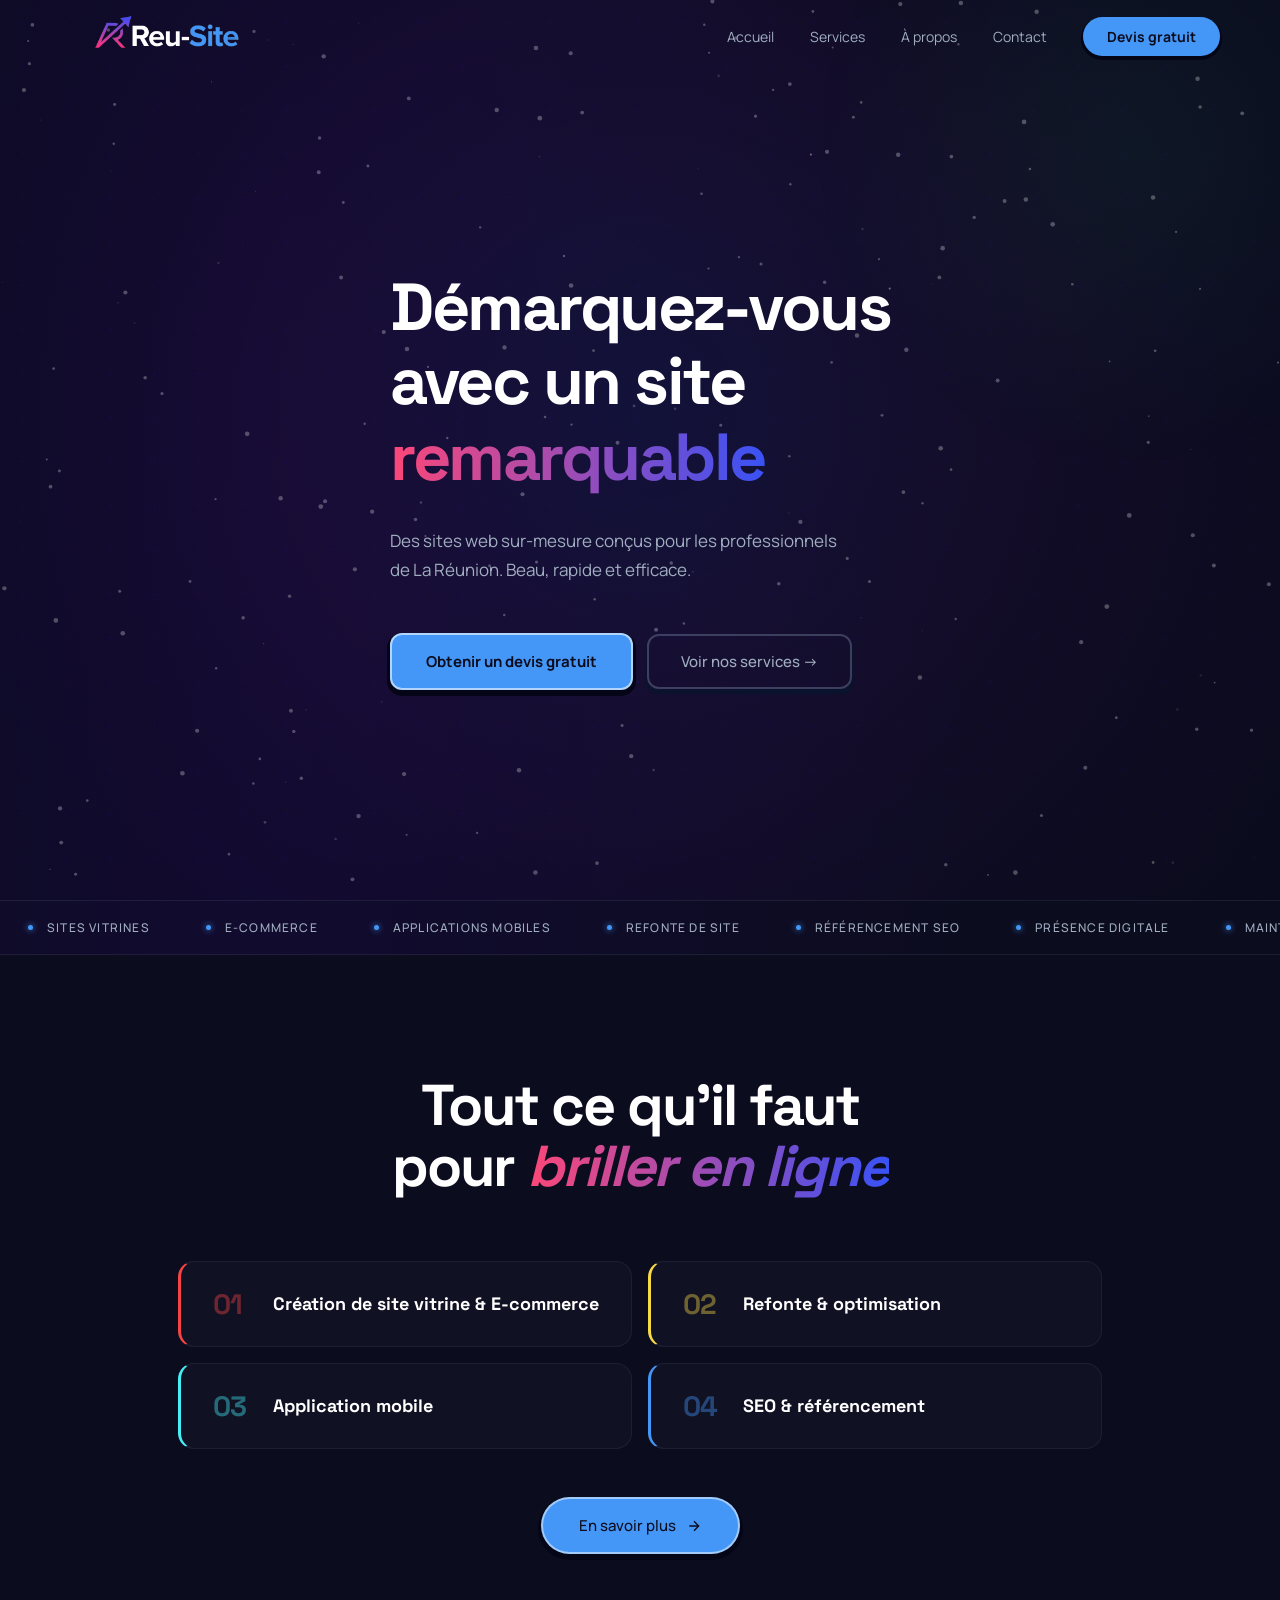
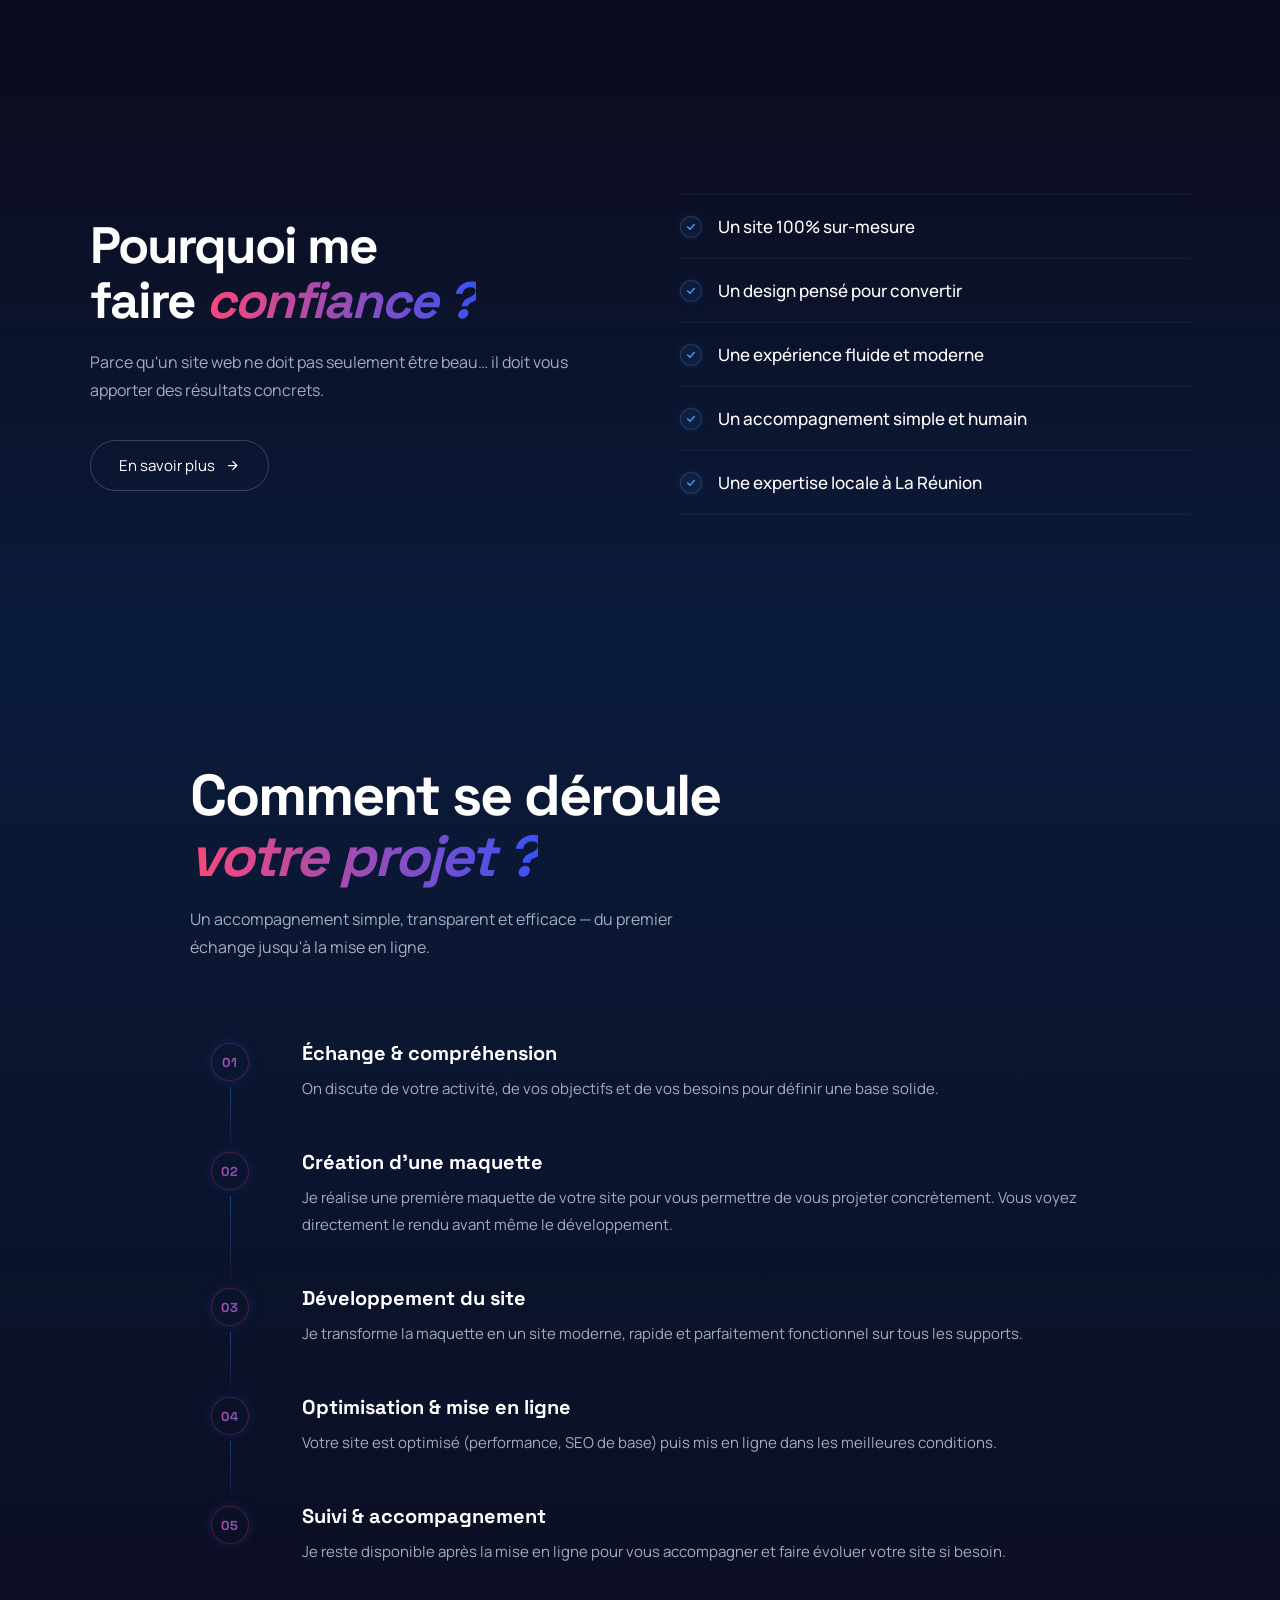
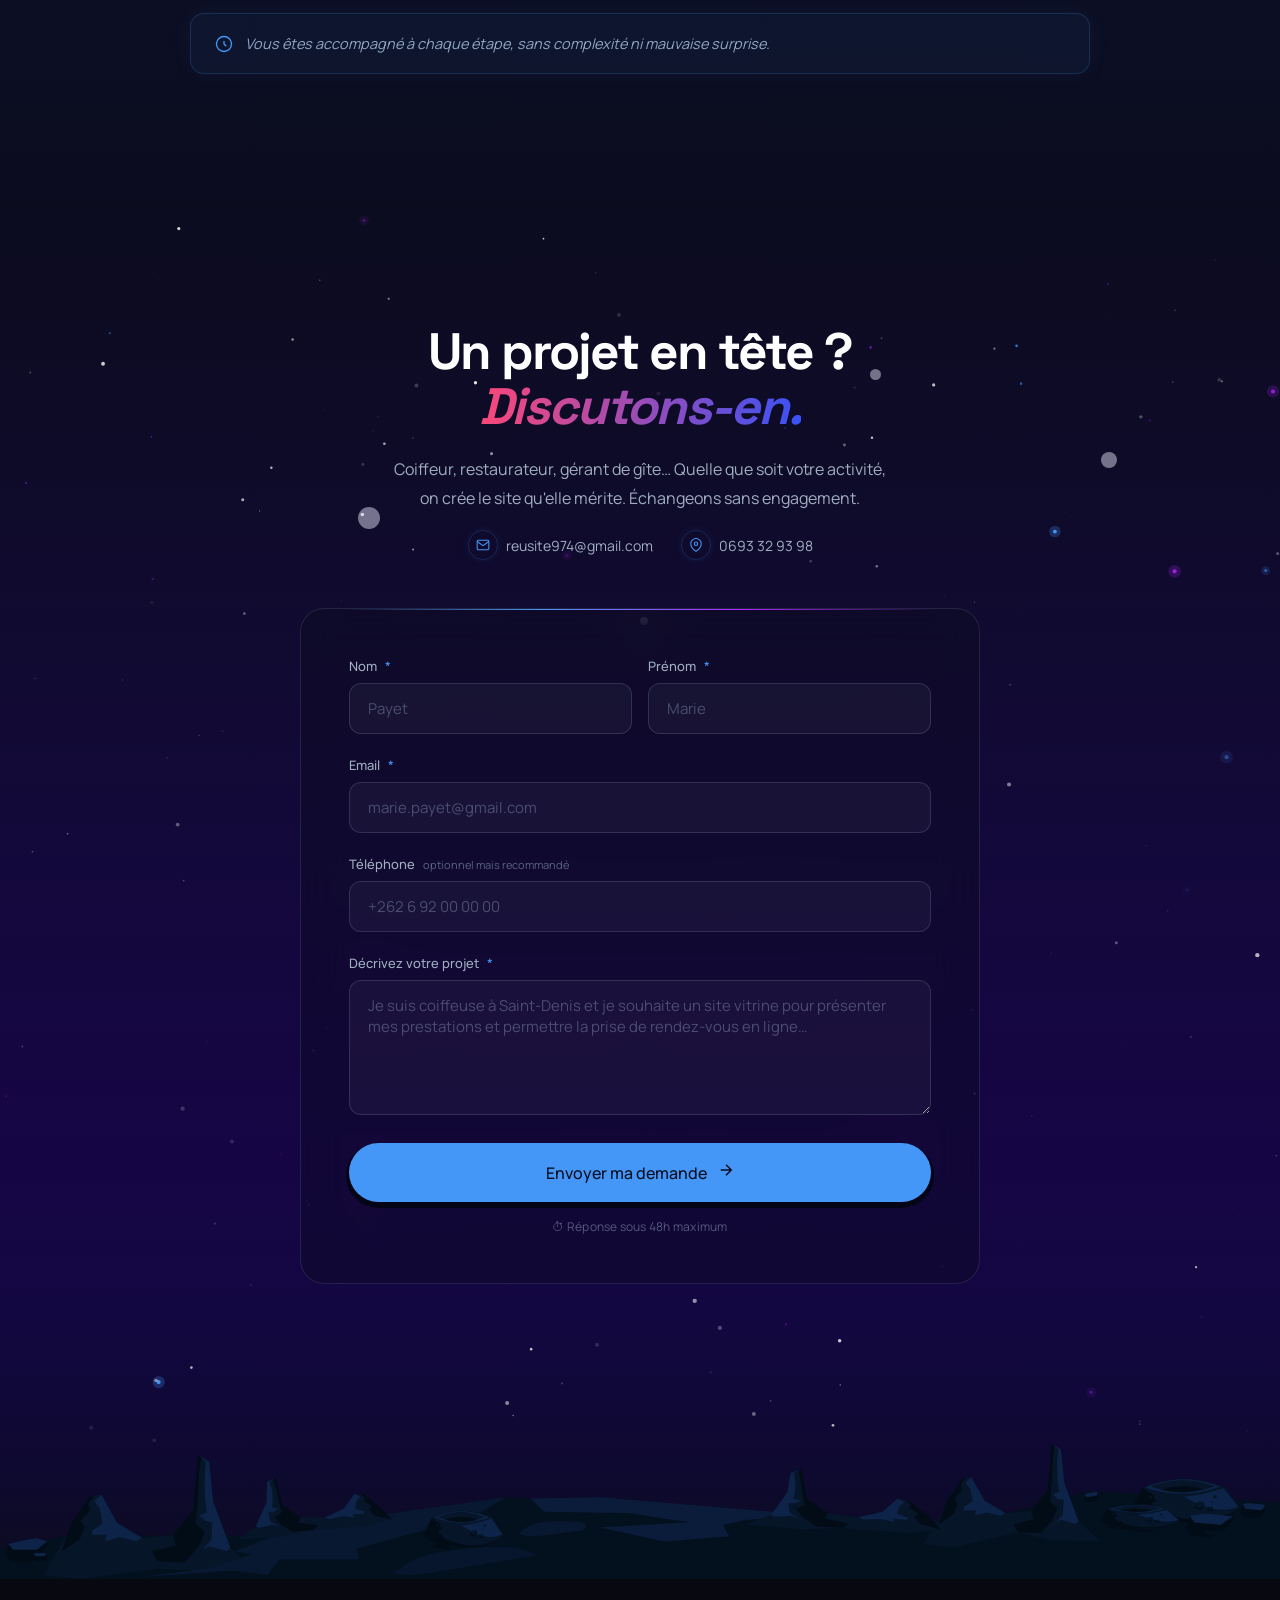
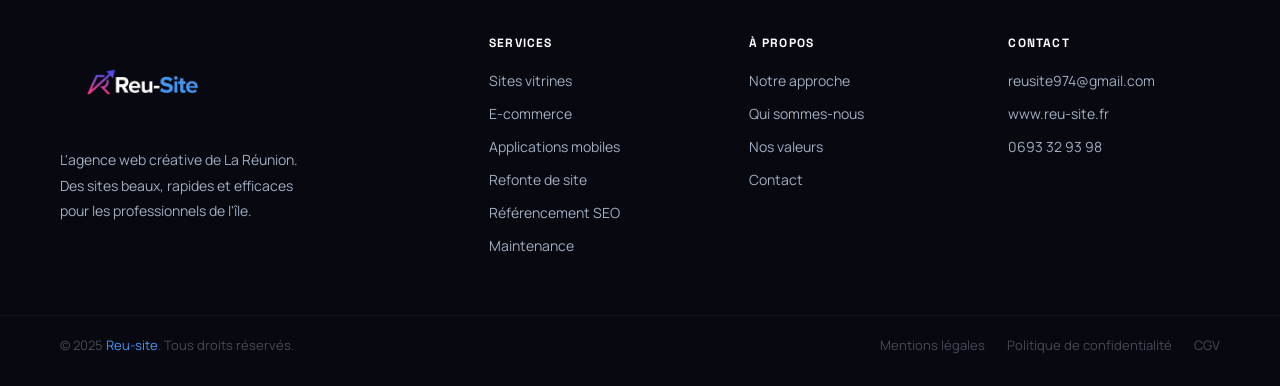
<file: index.html>
<!DOCTYPE html>
<html lang="fr">
<head>
  <meta charset="UTF-8">
  <meta name="viewport" content="width=device-width, initial-scale=1.0">
  <title>Reu-site — Agence Web La Réunion</title>
  <link rel="preconnect" href="https://fonts.googleapis.com">
  <link rel="preconnect" href="https://fonts.gstatic.com" crossorigin>
  <link href="https://fonts.googleapis.com/css2?family=Space+Grotesk:wght@400;500;600;700&family=Manrope:ital,wght@0,300;0,400;0,500;0,600;0,700;1,400&display=swap" rel="stylesheet">
  <link rel="stylesheet" href="style.css">
</head>
<body>

<div class="glow-tr"></div>

<!-- ══ NAV ══ -->
<nav id="nav">
  <a href="#">
    <img id="logo-nav" class="logo-img" src="images/logo.png" alt="Reu-site">
  </a>
  <ul class="nav-links">
    <li><a href="#hero" class="hide-sm">Accueil</a></li>
    <li><a href="services.html" class="hide-sm">Services</a></li>
    <li><a href="about.html" class="hide-sm">À propos</a></li>
    <li><a href="#contact">Contact</a></li>
    <li><a href="#contact" class="nav-cta">Devis gratuit</a></li>
  </ul>
  <button class="hamburger" id="hamburger" aria-label="Menu" aria-expanded="false">
    <span></span><span></span><span></span>
  </button>
</nav>

<!-- ══ MOBILE MENU ══ -->
<div class="mobile-menu" id="mobile-menu" aria-hidden="true">
  <button class="mobile-menu-close" id="mobile-menu-close" aria-label="Fermer le menu">
    <svg width="24" height="24" viewBox="0 0 24 24" fill="none" stroke="currentColor" stroke-width="2" stroke-linecap="round"><line x1="18" y1="6" x2="6" y2="18"/><line x1="6" y1="6" x2="18" y2="18"/></svg>
  </button>
  <ul class="mobile-menu-links">
    <li><a href="#hero">Accueil</a></li>
    <li><a href="services.html">Services</a></li>
    <li><a href="about.html">À propos</a></li>
    <li><a href="#contact">Contact</a></li>
    <li><a href="#contact" class="mobile-menu-cta">Devis gratuit</a></li>
  </ul>
</div>

<!-- ══ HERO ══ -->
<section class="hero" id="hero">
  <!-- Particle canvas background -->
  <canvas id="hero-canvas"></canvas>

  <!-- Content above canvas -->
  <div class="hero-inner">
    <div class="hero-content">

      <h1>
        <span class="word" style="animation-delay:.3s">Démarquez-vous</span><br>
        <span class="word" style="animation-delay:.42s">avec un site</span><br>
        <span class="hero-rotating-wrap" id="hero-rotating-wrap" aria-live="polite">
          <span class="hero-rotating-text" id="hero-rotating-text"></span>
        </span>
      </h1>
      <p class="hero-sub">Des sites web sur-mesure conçus pour les professionnels<br>de La Réunion. Beau, rapide et efficace.</p>
      <div class="hero-actions">
        <a href="#contact" class="btn-main">Obtenir un devis gratuit</a>
        <a href="services.html" class="btn-ghost">Voir nos services →</a>
      </div>
    </div>
  </div>


</section>

<!-- ══ MARQUEE ══ -->
<div class="marquee-wrap">
  <div class="marquee-track">
    <div class="mitem"><div class="mdot"></div>Sites vitrines</div>
    <div class="mitem"><div class="mdot"></div>E-commerce</div>
    <div class="mitem"><div class="mdot"></div>Applications mobiles</div>
    <div class="mitem"><div class="mdot"></div>Refonte de site</div>
    <div class="mitem"><div class="mdot"></div>Référencement SEO</div>
    <div class="mitem"><div class="mdot"></div>Présence digitale</div>
    <div class="mitem"><div class="mdot"></div>Maintenance</div>
    <div class="mitem"><div class="mdot"></div>Sites vitrines</div>
    <div class="mitem"><div class="mdot"></div>E-commerce</div>
    <div class="mitem"><div class="mdot"></div>Applications mobiles</div>
    <div class="mitem"><div class="mdot"></div>Refonte de site</div>
    <div class="mitem"><div class="mdot"></div>Référencement SEO</div>
    <div class="mitem"><div class="mdot"></div>Présence digitale</div>
    <div class="mitem"><div class="mdot"></div>Maintenance</div>
  </div>
</div>

<!-- ══ SERVICES TEASER ══ -->
<section class="srv-teaser-section" id="services">
  <div class="srv-teaser-inner">

    <div class="srv-teaser-header">
      <h2 class="srv-teaser-title">Tout ce qu'il faut<br>pour <em>briller en ligne</em></h2>
    </div>

    <div class="srv-teaser-grid">

      <div class="srv-teaser-card" data-srv-card style="--c:rgba(246,68,68,1);">
        <div class="srv-teaser-num">01</div>
        <div class="srv-teaser-name">Création de site vitrine &amp; E-commerce</div>
      </div>

      <div class="srv-teaser-card" data-srv-card style="--c:rgba(246,219,68,1);">
        <div class="srv-teaser-num">02</div>
        <div class="srv-teaser-name">Refonte &amp; optimisation</div>
      </div>

      <div class="srv-teaser-card" data-srv-card style="--c:rgba(68,240,246,1);">
        <div class="srv-teaser-num">03</div>
        <div class="srv-teaser-name">Application mobile</div>
      </div>

      <div class="srv-teaser-card" data-srv-card style="--c:rgba(68,151,246,1);">
        <div class="srv-teaser-num">04</div>
        <div class="srv-teaser-name">SEO &amp; référencement</div>
      </div>

    </div>

    <div class="srv-teaser-cta">
      <a href="services.html" class="srv-teaser-btn">
        En savoir plus
        <svg width="16" height="16" viewBox="0 0 24 24" fill="none" stroke="currentColor" stroke-width="2"><path d="M5 12h14M12 5l7 7-7 7"/></svg>
      </a>
    </div>

  </div>
</section>


<!-- ══ ABOUT TEASER ══ -->
<section class="about-teaser-section" id="about">
  <div class="about-teaser-inner">

    <div class="about-teaser-left" data-about-tl>
      <h2 class="about-teaser-title">Pourquoi me<br>faire <em>confiance ?</em></h2>
      <p class="about-teaser-sub">Parce qu'un site web ne doit pas seulement être beau… il doit vous apporter des résultats concrets.</p>
      <a href="about.html" class="about-teaser-btn">
        En savoir plus
        <svg width="15" height="15" viewBox="0 0 24 24" fill="none" stroke="currentColor" stroke-width="2"><path d="M5 12h14M12 5l7 7-7 7"/></svg>
      </a>
    </div>

    <div class="about-teaser-right" data-about-tr>
      <ul class="about-teaser-list">
        <li><div class="atl-check"><svg width="10" height="10" viewBox="0 0 12 12" fill="none"><path d="M2 6l2.8 2.8L10 3" stroke="#4497f6" stroke-width="1.8" stroke-linecap="round" stroke-linejoin="round"/></svg></div><span>Un site 100% sur-mesure</span></li>
        <li><div class="atl-check"><svg width="10" height="10" viewBox="0 0 12 12" fill="none"><path d="M2 6l2.8 2.8L10 3" stroke="#4497f6" stroke-width="1.8" stroke-linecap="round" stroke-linejoin="round"/></svg></div><span>Un design pensé pour convertir</span></li>
        <li><div class="atl-check"><svg width="10" height="10" viewBox="0 0 12 12" fill="none"><path d="M2 6l2.8 2.8L10 3" stroke="#4497f6" stroke-width="1.8" stroke-linecap="round" stroke-linejoin="round"/></svg></div><span>Une expérience fluide et moderne</span></li>
        <li><div class="atl-check"><svg width="10" height="10" viewBox="0 0 12 12" fill="none"><path d="M2 6l2.8 2.8L10 3" stroke="#4497f6" stroke-width="1.8" stroke-linecap="round" stroke-linejoin="round"/></svg></div><span>Un accompagnement simple et humain</span></li>
        <li><div class="atl-check"><svg width="10" height="10" viewBox="0 0 12 12" fill="none"><path d="M2 6l2.8 2.8L10 3" stroke="#4497f6" stroke-width="1.8" stroke-linecap="round" stroke-linejoin="round"/></svg></div><span>Une expertise locale à La Réunion</span></li>
      </ul>
    </div>

  </div>
</section>


<!-- ══ PROCESS ══ -->
<section class="process-section" id="process">
  <div class="process-inner">

    <div class="process-header">
      <h2 class="process-title">Comment se déroule<br><em>votre projet ?</em></h2>
      <p class="process-sub">Un accompagnement simple, transparent et efficace — du premier échange jusqu'à la mise en ligne.</p>
    </div>

    <div class="process-steps">

      <div class="process-step" data-step>
        <div class="process-step-left">
          <div class="process-step-num">01</div>
          <div class="process-step-line"></div>
        </div>
        <div class="process-step-right">
          <div class="process-step-title">Échange &amp; compréhension</div>
          <p class="process-step-desc">On discute de votre activité, de vos objectifs et de vos besoins pour définir une base solide.</p>
        </div>
      </div>

      <div class="process-step" data-step>
        <div class="process-step-left">
          <div class="process-step-num">02</div>
          <div class="process-step-line"></div>
        </div>
        <div class="process-step-right">
          <div class="process-step-title">Création d'une maquette</div>
          <p class="process-step-desc">Je réalise une première maquette de votre site pour vous permettre de vous projeter concrètement. Vous voyez directement le rendu avant même le développement.</p>
        </div>
      </div>

      <div class="process-step" data-step>
        <div class="process-step-left">
          <div class="process-step-num">03</div>
          <div class="process-step-line"></div>
        </div>
        <div class="process-step-right">
          <div class="process-step-title">Développement du site</div>
          <p class="process-step-desc">Je transforme la maquette en un site moderne, rapide et parfaitement fonctionnel sur tous les supports.</p>
        </div>
      </div>

      <div class="process-step" data-step>
        <div class="process-step-left">
          <div class="process-step-num">04</div>
          <div class="process-step-line"></div>
        </div>
        <div class="process-step-right">
          <div class="process-step-title">Optimisation &amp; mise en ligne</div>
          <p class="process-step-desc">Votre site est optimisé (performance, SEO de base) puis mis en ligne dans les meilleures conditions.</p>
        </div>
      </div>

      <div class="process-step" data-step>
        <div class="process-step-left">
          <div class="process-step-num">05</div>
          <!-- no line after last step -->
        </div>
        <div class="process-step-right">
          <div class="process-step-title">Suivi &amp; accompagnement</div>
          <p class="process-step-desc">Je reste disponible après la mise en ligne pour vous accompagner et faire évoluer votre site si besoin.</p>
        </div>
      </div>

    </div>

    <div class="process-footer-note" data-step>
      <svg width="18" height="18" viewBox="0 0 24 24" fill="none" stroke="currentColor" stroke-width="1.8"><path d="M12 22c5.5 0 10-4.5 10-10S17.5 2 12 2 2 6.5 2 12s4.5 10 10 10z"/><path d="M12 8v4l3 3"/></svg>
      Vous êtes accompagné à chaque étape, sans complexité ni mauvaise surprise.
    </div>

  </div>
</section>

<!-- ══ CONTACT + FOOTER SKY (seamless) ══ -->
<div class="sky-wrapper">
  <canvas id="starfield"></canvas>

  <!-- floating planets -->
  <div class="planet planet-1"></div>
  <div class="planet planet-2"></div>
  <div class="planet planet-3"></div>
  <div class="planet planet-4"></div>

  <!-- CONTACT -->
  <section class="contact-section" id="contact">
    <div class="contact-inner">

      <h2 class="contact-title">Un projet en tête ?<br><em>Discutons-en.</em></h2>
      <p class="contact-desc">Coiffeur, restaurateur, gérant de gîte… Quelle que soit votre activité,<br>on crée le site qu'elle mérite. Échangeons sans engagement.</p>
      <div class="contact-info">
        <div class="cinfo-item">
          <div class="cinfo-icon">
            <svg width="14" height="14" viewBox="0 0 24 24" fill="none" stroke="currentColor" stroke-width="1.8"><path d="M4 4h16c1.1 0 2 .9 2 2v12c0 1.1-.9 2-2 2H4c-1.1 0-2-.9-2-2V6c0-1.1.9-2 2-2z"/><polyline points="22,6 12,13 2,6"/></svg>
          </div>
          <span>reusite974@gmail.com</span>
        </div>
        <div class="cinfo-item">
          <div class="cinfo-icon">
            <svg width="14" height="14" viewBox="0 0 24 24" fill="none" stroke="currentColor" stroke-width="1.8"><path d="M21 10c0 7-9 13-9 13s-9-6-9-13a9 9 0 0118 0z"/><circle cx="12" cy="10" r="3"/></svg>
          </div>
          <span>0693 32 93 98</span>
        </div>
      </div>

      <div class="form-card" id="form-card">
        <form class="cform" id="cform" novalidate>
          <!-- Web3Forms : remplace 7be35b38-4ac7-4f99-bd15-eec60c3decd6 par la clé obtenue sur web3forms.com -->
          <input type="hidden" name="access_key" value="7be35b38-4ac7-4f99-bd15-eec60c3decd6">
          <input type="hidden" name="subject" value="Nouvelle demande de devis — Reu-Site">
          <input type="hidden" name="from_name" value="Formulaire Reu-Site">
          <input type="checkbox" name="botcheck" style="display:none">
          <div class="form-row">
            <div class="field-wrap">
              <label class="field-label">Nom <span class="req">*</span></label>
              <input class="field-input" type="text" name="nom" placeholder="Payet" autocomplete="off" required>
            </div>
            <div class="field-wrap">
              <label class="field-label">Prénom <span class="req">*</span></label>
              <input class="field-input" type="text" name="prenom" placeholder="Marie" autocomplete="off" required>
            </div>
          </div>
          <div class="field-wrap">
            <label class="field-label">Email <span class="req">*</span></label>
            <input class="field-input" type="email" name="email" placeholder="marie.payet@gmail.com" autocomplete="off" required>
          </div>
          <div class="field-wrap">
            <label class="field-label">
              Téléphone
              <span class="field-hint">optionnel mais recommandé</span>
            </label>
            <input class="field-input" type="tel" name="telephone" placeholder="+262 6 92 00 00 00" autocomplete="off">
          </div>
          <div class="field-wrap">
            <label class="field-label">Décrivez votre projet <span class="req">*</span></label>
            <textarea class="field-input field-textarea" name="message" autocomplete="off" placeholder="Je suis coiffeuse à Saint-Denis et je souhaite un site vitrine pour présenter mes prestations et permettre la prise de rendez-vous en ligne…" rows="5" required></textarea>
          </div>
          <button class="form-submit" type="submit">
            <span class="submit-text">Envoyer ma demande</span>
            <span class="submit-arrow">
              <svg width="18" height="18" viewBox="0 0 24 24" fill="none" stroke="currentColor" stroke-width="2"><path d="M5 12h14M12 5l7 7-7 7"/></svg>
            </span>
            <span class="submit-spinner" hidden>
              <svg width="18" height="18" viewBox="0 0 24 24" fill="none" stroke="currentColor" stroke-width="2"><circle cx="12" cy="12" r="10" stroke-opacity=".25"/><path d="M12 2a10 10 0 0110 10"/></svg>
            </span>
          </button>
          <p class="form-note">⏱ Réponse sous 48h maximum</p>
        </form>
        <div class="form-success" id="form-success" hidden>
          <div class="success-icon">
            <svg width="32" height="32" viewBox="0 0 24 24" fill="none" stroke="currentColor" stroke-width="2"><polyline points="20 6 9 17 4 12"/></svg>
          </div>
          <h3 class="success-title">Message envoyé !</h3>
          <p class="success-sub">On vous recontacte sous 48h. À très vite !</p>
        </div>
      </div>

    </div>
  </section>

  <!-- Landscape (bottom of sky) -->
  <div class="footer-landscape" id="landscape-wrap"></div>
</div><!-- /sky-wrapper -->

<footer>
  <div class="footer-bottom-wrap">
    <div class="footer-grid">
      <div class="footer-brand">
        <img id="logo-footer" class="footer-logo-img" src="images/logo.png" alt="Reu-site">
        <p class="footer-desc">L'agence web créative de La Réunion.<br>Des sites beaux, rapides et efficaces pour les professionnels de l'île.</p>
      </div>
      <div class="footer-col footer-col-hide">
        <div class="footer-col-title">Services</div>
        <ul>
          <li><a href="#">Sites vitrines</a></li>
          <li><a href="#">E-commerce</a></li>
          <li><a href="#">Applications mobiles</a></li>
          <li><a href="#">Refonte de site</a></li>
          <li><a href="#">Référencement SEO</a></li>
          <li><a href="#">Maintenance</a></li>
        </ul>
      </div>
      <div class="footer-col footer-col-hide">
        <div class="footer-col-title">À propos</div>
        <ul>
          <li><a href="#">Notre approche</a></li>
          <li><a href="#">Qui sommes-nous</a></li>
          <li><a href="#">Nos valeurs</a></li>
          <li><a href="#">Contact</a></li>
        </ul>
      </div>
      <div class="footer-col">
        <div class="footer-col-title">Contact</div>
        <ul>
          <li><a href="mailto:reusite974@gmail.com">reusite974@gmail.com</a></li>
          <li><a href="#">www.reu-site.fr</a></li>
          <li><a href="tel:0693329398">0693 32 93 98</a></li>
        </ul>
      </div>
    </div>
    <div class="footer-bottom-bar">
      <span class="footer-copy">© 2025 <em>Reu-site</em>. Tous droits réservés.</span>
      <div class="footer-legal">
        <a href="#">Mentions légales</a>
        <a href="#">Politique de confidentialité</a>
        <a href="#">CGV</a>
      </div>
    </div>
  </div>
</footer>

<script>
  /* ── nav scroll ── */
  const nav = document.getElementById('nav');
  window.addEventListener('scroll', () => nav.classList.toggle('scrolled', window.scrollY > 40));

  /* ── inject logo ── */
  const LOGO = 'images/logo.png';
  document.getElementById('logo-nav').src    = LOGO;
  document.getElementById('logo-footer').src = LOGO;

  /* ── inject landscape SVG ── */
  const LANDSCAPE = '[data-uri]';
  const img = document.createElement('img');
  img.src   = LANDSCAPE;
  img.style.cssText = 'width:100%;display:block;';
  img.alt   = '';
  document.getElementById('landscape-wrap').appendChild(img);

  /* ── services card reveal + click interaction ── */
  (function() {
    const cards = document.querySelectorAll('.srv-card');

    // Scroll reveal
    const obs = new IntersectionObserver((entries) => {
      entries.forEach(e => {
        if (!e.isIntersecting) return;
        const idx = [...cards].indexOf(e.target);
        setTimeout(() => e.target.classList.add('in-view'),
                   Math.floor(idx / 3) * 120 + (idx % 3) * 90);
        obs.unobserve(e.target);
      });
    }, { threshold: 0.15 });
    cards.forEach(c => obs.observe(c));

    // Click anywhere on card → toggle front / back
    cards.forEach(card => {
      card.addEventListener('click', () => {
        card.classList.toggle('is-open');
      });
    });
  })();

  /* ── contact section reveal ── */
  const contactSection = document.getElementById('contact');
  const observer = new IntersectionObserver((entries) => {
    entries.forEach(e => {
      if (e.isIntersecting) {
        contactSection.classList.add('revealed');
        observer.disconnect();
      }
    });
  }, { threshold: 0.12 });
  observer.observe(contactSection);


  /* ── form submit ── */
  document.getElementById('cform').addEventListener('submit', function(e) {
    e.preventDefault();
    const btn     = this.querySelector('.form-submit');
    const txtSpan = btn.querySelector('.submit-text');
    const arr     = btn.querySelector('.submit-arrow');
    const spin    = btn.querySelector('.submit-spinner');

    // Validation basique
    const inputs = this.querySelectorAll('[required]');
    let valid = true;
    inputs.forEach(inp => {
      if (!inp.value.trim()) { inp.style.borderColor = '#FC4778'; valid = false; }
      else inp.style.borderColor = '';
    });
    if (!valid) return;

    // Loading state
    btn.disabled = true;
    arr.hidden   = true;
    spin.hidden  = false;
    txtSpan.textContent = 'Envoi en cours…';

    // Envoi réel via Web3Forms
    const formData = new FormData(this);
    fetch('https://api.web3forms.com/submit', {
      method: 'POST',
      body: formData
    })
    .then(res => res.json())
    .then(data => {
      if (data.success) {
        document.getElementById('cform').hidden        = true;
        document.getElementById('form-success').hidden = false;
      } else {
        txtSpan.textContent = 'Erreur, réessayez.';
        btn.disabled = false;
        arr.hidden   = false;
        spin.hidden  = true;
      }
    })
    .catch(() => {
      txtSpan.textContent = 'Erreur réseau, réessayez.';
      btn.disabled = false;
      arr.hidden   = false;
      spin.hidden  = true;
    });
  });


  (function() {
    const canvas = document.getElementById('starfield');
    const sky    = canvas.closest('.sky-wrapper');
    const ctx    = canvas.getContext('2d');
    let W, H, stars = [];
    const N = 220;

    function resize() {
      W = canvas.width  = sky.offsetWidth;
      H = canvas.height = sky.offsetHeight;
      stars = [];
      for (let i = 0; i < N; i++) spawnStar(true);
    }

    function spawnStar(randomY) {
      const layers = [
        { speed: 0.06, size: [0.4, 0.9], alpha: [0.25, 0.55] },
        { speed: 0.14, size: [0.8, 1.5], alpha: [0.45, 0.80] },
        { speed: 0.28, size: [1.2, 2.2], alpha: [0.65, 1.00] },
      ];
      const l = layers[Math.floor(Math.random() * layers.length)];
      stars.push({
        x:     Math.random() * W,
        y:     randomY ? Math.random() * H : H + 4,
        size:  l.size[0] + Math.random() * (l.size[1] - l.size[0]),
        baseAlpha: l.alpha[0] + Math.random() * (l.alpha[1] - l.alpha[0]),
        twinkleOffset: Math.random() * Math.PI * 2,
        twinkleSpeed:  0.4 + Math.random() * 0.8,
        speed: l.speed,
        color: Math.random() > 0.9 ? '#4497f6' : Math.random() > 0.8 ? '#B026FF' : '#FFFFFF',
      });
    }

    function draw(ts) {
      ctx.clearRect(0, 0, W, H);
      const skyTop   = sky.getBoundingClientRect().top + window.scrollY;
      const parallax = (window.scrollY - skyTop) * 0.04;

      for (let i = stars.length - 1; i >= 0; i--) {
        const s = stars[i];
        s.y -= s.speed;
        if (s.y < -6) { stars.splice(i, 1); spawnStar(false); continue; }
        const tw  = 0.55 + 0.45 * Math.sin(ts * 0.001 * s.twinkleSpeed + s.twinkleOffset);
        const al  = s.baseAlpha * tw;
        const py  = s.y + parallax;
        ctx.save();
        ctx.globalAlpha = Math.max(0, Math.min(1, al));
        ctx.fillStyle   = s.color;
        ctx.beginPath();
        ctx.arc(s.x, py, s.size, 0, Math.PI * 2);
        ctx.fill();
        if (s.color !== '#FFFFFF' && s.size > 1.4) {
          ctx.globalAlpha = al * 0.25;
          ctx.beginPath();
          ctx.arc(s.x, py, s.size * 3, 0, Math.PI * 2);
          ctx.fill();
        }
        ctx.restore();
      }
      requestAnimationFrame(draw);
    }

    window.addEventListener('resize', resize);
    resize();
    requestAnimationFrame(draw);
  })();

  /* ── about section reveal ── */
  (function() {
    const photo    = document.getElementById('about-photo');
    const stats    = document.getElementById('about-stats');
    const headline = document.getElementById('about-headline');
    const blocks   = document.querySelectorAll('[data-about-block]');

    const io = new IntersectionObserver((entries) => {
      entries.forEach(e => {
        if (!e.isIntersecting) return;
        e.target.classList.add('in-view');
        io.unobserve(e.target);
      });
    }, { threshold: 0.15 });

    [photo, stats, headline, ...blocks].forEach(el => el && io.observe(el));

    // Stagger blocks
    blocks.forEach((b, i) => {
      b.style.transitionDelay = (i * 120) + 'ms';
    });
  })();


  /* ── services teaser reveal ── */
  (function() {
    const cards = document.querySelectorAll('[data-srv-card]');
    const obs = new IntersectionObserver((entries) => {
      entries.forEach(e => {
        if (!e.isIntersecting) return;
        const i = [...cards].indexOf(e.target);
        setTimeout(() => e.target.classList.add('in-view'), i * 100);
        obs.unobserve(e.target);
      });
    }, { threshold: 0.15 });
    cards.forEach(c => obs.observe(c));
  })();

  /* ── about teaser reveal ── */
  (function() {
    const els = [document.querySelector('[data-about-tl]'), document.querySelector('[data-about-tr]')];
    const obs = new IntersectionObserver((entries) => {
      entries.forEach(e => { if (e.isIntersecting) { e.target.classList.add('in-view'); obs.unobserve(e.target); }});
    }, { threshold: 0.15 });
    els.forEach(el => el && obs.observe(el));
  })();


  /* ── process + finance reveal ── */
  (function() {
    const targets = [
      ...document.querySelectorAll('[data-step]'),
      ...document.querySelectorAll('[data-fin]'),
    ];
    const obs = new IntersectionObserver((entries) => {
      entries.forEach(e => {
        if (!e.isIntersecting) return;
        // stagger steps based on their index within their parent
        const siblings = [...e.target.parentElement.children];
        const idx = siblings.indexOf(e.target);
        setTimeout(() => e.target.classList.add('in-view'), idx * 110);
        obs.unobserve(e.target);
      });
    }, { threshold: 0.18 });
    targets.forEach(t => obs.observe(t));
  })();




  /* ══════════════════════════════════════════════
     HERO PARTICLE SYSTEM — ported from 21st.dev
     Anti-gravity canvas with mouse repulsion
  ══════════════════════════════════════════════ */
  (function() {
    const canvas = document.getElementById('hero-canvas');
    if (!canvas) return;

    const ctx = canvas.getContext('2d');

    // ── Config ──
    const PARTICLE_DENSITY   = 0.00014;
    const BG_PARTICLE_DENSITY = 0.000045;
    const MOUSE_RADIUS        = 170;
    const RETURN_SPEED        = 0.07;
    const DAMPING             = 0.89;
    const REPULSION_STRENGTH  = 1.3;

    let particles   = [];
    let bgParticles = [];
    let mouse       = { x: -1000, y: -1000, isActive: false };
    let frameId     = null;
    let W = 0, H = 0, dpr = 1;

    function rnd(min, max) { return Math.random() * (max - min) + min; }

    // ── Palette matching site colors ──
    const COLORS = ['#ffffff'];

    function initParticles() {
      particles = [];
      bgParticles = [];

      const pw = W, ph = H;

      // Main interactive particles
      const count = Math.floor(pw * ph * PARTICLE_DENSITY);
      for (let i = 0; i < count; i++) {
        const x = Math.random() * pw;
        const y = Math.random() * ph;
        const color = '#ffffff';
        particles.push({ x, y, originX: x, originY: y, vx: 0, vy: 0,
          size: rnd(1, 2.4), color, angle: Math.random() * Math.PI * 2 });
      }

      // Background ambient stars
      const bgCount = Math.floor(pw * ph * BG_PARTICLE_DENSITY);
      for (let i = 0; i < bgCount; i++) {
        bgParticles.push({
          x: Math.random() * pw, y: Math.random() * ph,
          vx: (Math.random() - 0.5) * 0.18, vy: (Math.random() - 0.5) * 0.18,
          size: rnd(0.5, 1.4), alpha: rnd(0.1, 0.4),
          phase: Math.random() * Math.PI * 2
        });
      }
    }

    function resize() {
      const rect = canvas.parentElement.getBoundingClientRect();
      dpr = window.devicePixelRatio || 1;
      W = rect.width;
      H = rect.height;
      canvas.width  = W * dpr;
      canvas.height = H * dpr;
      canvas.style.width  = W + 'px';
      canvas.style.height = H + 'px';
      ctx.scale(dpr, dpr);
      initParticles();
    }

    function animate(time) {
      ctx.clearRect(0, 0, W, H);

      // ── Pulsating radial glow ──
      const cx = W / 2, cy = H * 0.45;
      const pulse = Math.sin(time * 0.0007) * 0.03 + 0.07;
      const g = ctx.createRadialGradient(cx, cy, 0, cx, cy, Math.max(W, H) * 0.65);
      g.addColorStop(0, `rgba(57,82,245,${pulse})`);
      g.addColorStop(0.5, `rgba(176,38,255,${pulse * 0.4})`);
      g.addColorStop(1, 'rgba(0,0,0,0)');
      ctx.fillStyle = g;
      ctx.fillRect(0, 0, W, H);

      // ── Background stars (no interaction) ──
      for (let i = 0; i < bgParticles.length; i++) {
        const p = bgParticles[i];
        p.x += p.vx; p.y += p.vy;
        if (p.x < 0) p.x = W; if (p.x > W) p.x = 0;
        if (p.y < 0) p.y = H; if (p.y > H) p.y = 0;
        const tw = Math.sin(time * 0.0018 + p.phase) * 0.5 + 0.5;
        ctx.globalAlpha = p.alpha * (0.3 + 0.7 * tw);
        ctx.fillStyle = '#ffffff';
        ctx.beginPath(); ctx.arc(p.x, p.y, p.size, 0, Math.PI * 2); ctx.fill();
      }
      ctx.globalAlpha = 1;

      // ── Phase 1: Forces ──
      for (let i = 0; i < particles.length; i++) {
        const p = particles[i];
        const dx = mouse.x - p.x, dy = mouse.y - p.y;
        const dist = Math.sqrt(dx * dx + dy * dy);

        if (mouse.isActive && dist < MOUSE_RADIUS && dist > 0.01) {
          const force = (MOUSE_RADIUS - dist) / MOUSE_RADIUS;
          const rep = force * REPULSION_STRENGTH;
          p.vx -= (dx / dist) * rep * 5;
          p.vy -= (dy / dist) * rep * 5;
        }

        // Spring return to origin
        p.vx += (p.originX - p.x) * RETURN_SPEED;
        p.vy += (p.originY - p.y) * RETURN_SPEED;
      }

      // ── Phase 2: Collision detection (spatial bucket for performance) ──
      // Skip full N² for large counts — only check nearby
      const CELL = 6;
      const buckets = {};
      for (let i = 0; i < particles.length; i++) {
        const p = particles[i];
        const bx = Math.floor(p.x / CELL), by = Math.floor(p.y / CELL);
        const key = bx + ',' + by;
        if (!buckets[key]) buckets[key] = [];
        buckets[key].push(i);
      }

      const checked = new Set();
      for (let i = 0; i < particles.length; i++) {
        const p1 = particles[i];
        const bx = Math.floor(p1.x / CELL), by = Math.floor(p1.y / CELL);
        for (let nx2 = bx - 1; nx2 <= bx + 1; nx2++) {
          for (let ny2 = by - 1; ny2 <= by + 1; ny2++) {
            const neighbors = buckets[nx2 + ',' + ny2];
            if (!neighbors) continue;
            for (let k = 0; k < neighbors.length; k++) {
              const j = neighbors[k];
              if (j <= i) continue;
              const pairKey = i + '-' + j;
              if (checked.has(pairKey)) continue;
              checked.add(pairKey);

              const p2 = particles[j];
              const dx2 = p2.x - p1.x, dy2 = p2.y - p1.y;
              const distSq = dx2 * dx2 + dy2 * dy2;
              const minD = p1.size + p2.size;
              if (distSq < minD * minD) {
                const d2 = Math.sqrt(distSq);
                if (d2 > 0.01) {
                  const nx3 = dx2 / d2, ny3 = dy2 / d2;
                  const overlap = (minD - d2) * 0.5;
                  p1.x -= nx3 * overlap; p1.y -= ny3 * overlap;
                  p2.x += nx3 * overlap; p2.y += ny3 * overlap;
                  const dvx = p1.vx - p2.vx, dvy = p1.vy - p2.vy;
                  const van = dvx * nx3 + dvy * ny3;
                  if (van > 0) {
                    const imp = (-(1 + 0.85) * van) / (1/p1.size + 1/p2.size);
                    p1.vx += imp * nx3 / p1.size; p1.vy += imp * ny3 / p1.size;
                    p2.vx -= imp * nx3 / p2.size; p2.vy -= imp * ny3 / p2.size;
                  }
                }
              }
            }
          }
        }
      }

      // ── Phase 3: Integrate & Draw ──
      for (let i = 0; i < particles.length; i++) {
        const p = particles[i];
        p.vx *= DAMPING; p.vy *= DAMPING;
        p.x += p.vx; p.y += p.vy;

        const vel = Math.sqrt(p.vx * p.vx + p.vy * p.vy);
        const alpha = Math.min(0.28 + vel * 0.12, 1);

        if (p.color === '#ffffff') {
          ctx.fillStyle = `rgba(255,255,255,${alpha})`;
        } else {
          ctx.globalAlpha = Math.min(0.7 + vel * 0.1, 1);
          ctx.fillStyle = p.color;
        }
        ctx.beginPath(); ctx.arc(p.x, p.y, p.size, 0, Math.PI * 2); ctx.fill();
        ctx.globalAlpha = 1;
      }

      frameId = requestAnimationFrame(animate);
    }

    // ── Mouse tracking on the hero section ──
    const heroSection = document.getElementById('hero');
    heroSection.addEventListener('mousemove', function(e) {
      const rect = canvas.getBoundingClientRect();
      mouse.x = e.clientX - rect.left;
      mouse.y = e.clientY - rect.top;
      mouse.isActive = true;
    });
    heroSection.addEventListener('mouseleave', function() {
      mouse.isActive = false;
    });

    // ── Touch support ──
    heroSection.addEventListener('touchmove', function(e) {
      const rect = canvas.getBoundingClientRect();
      const t = e.touches[0];
      mouse.x = t.clientX - rect.left;
      mouse.y = t.clientY - rect.top;
      mouse.isActive = true;
    }, { passive: true });
    heroSection.addEventListener('touchend', function() { mouse.isActive = false; });

    window.addEventListener('resize', resize);
    resize();
    frameId = requestAnimationFrame(animate);
  })();


  /* ── Rotating hero words ── */
  (function() {
    var words = ['remarquable', 'à votre image', 'qui convertit', 'moderne', 'qui attire', 'performant'];
    var idx    = 0;
    var el     = null;

    function show(word) {
      el.textContent = word;
      el.classList.remove('anim-out', 'anim-in');
      // force reflow so animation restarts
      void el.offsetWidth;
      el.classList.add('anim-in');
    }

    function next() {
      // animate out
      el.classList.remove('anim-in');
      void el.offsetWidth;
      el.classList.add('anim-out');

      setTimeout(function() {
        idx = (idx + 1) % words.length;
        show(words[idx]);
      }, 420); // wait for anim-out to finish
    }

    function init() {
      el = document.getElementById('hero-rotating-text');
      if (!el) return;
      show(words[0]);
      setInterval(next, 2400);
    }

    if (document.readyState === 'loading') {
      document.addEventListener('DOMContentLoaded', init);
    } else {
      init();
    }
  })();


  /* ── Hamburger mobile menu ── */
  (function() {
    var btn  = document.getElementById('hamburger');
    var menu = document.getElementById('mobile-menu');
    if (!btn || !menu) return;

    function closeMenu() {
      btn.classList.remove('is-open');
      btn.setAttribute('aria-expanded', 'false');
      menu.classList.remove('is-open');
      menu.setAttribute('aria-hidden', 'true');
      document.body.style.overflow = '';
    }

    btn.addEventListener('click', function() {
      var open = btn.classList.toggle('is-open');
      btn.setAttribute('aria-expanded', String(open));
      menu.classList.toggle('is-open', open);
      menu.setAttribute('aria-hidden', String(!open));
      document.body.style.overflow = open ? 'hidden' : '';
    });

    menu.querySelectorAll('a').forEach(function(link) {
      link.addEventListener('click', closeMenu);
    });

    var closeBtn = document.getElementById('mobile-menu-close');
    if (closeBtn) closeBtn.addEventListener('click', closeMenu);
  })();

</script>
</body>
</html>
</file>
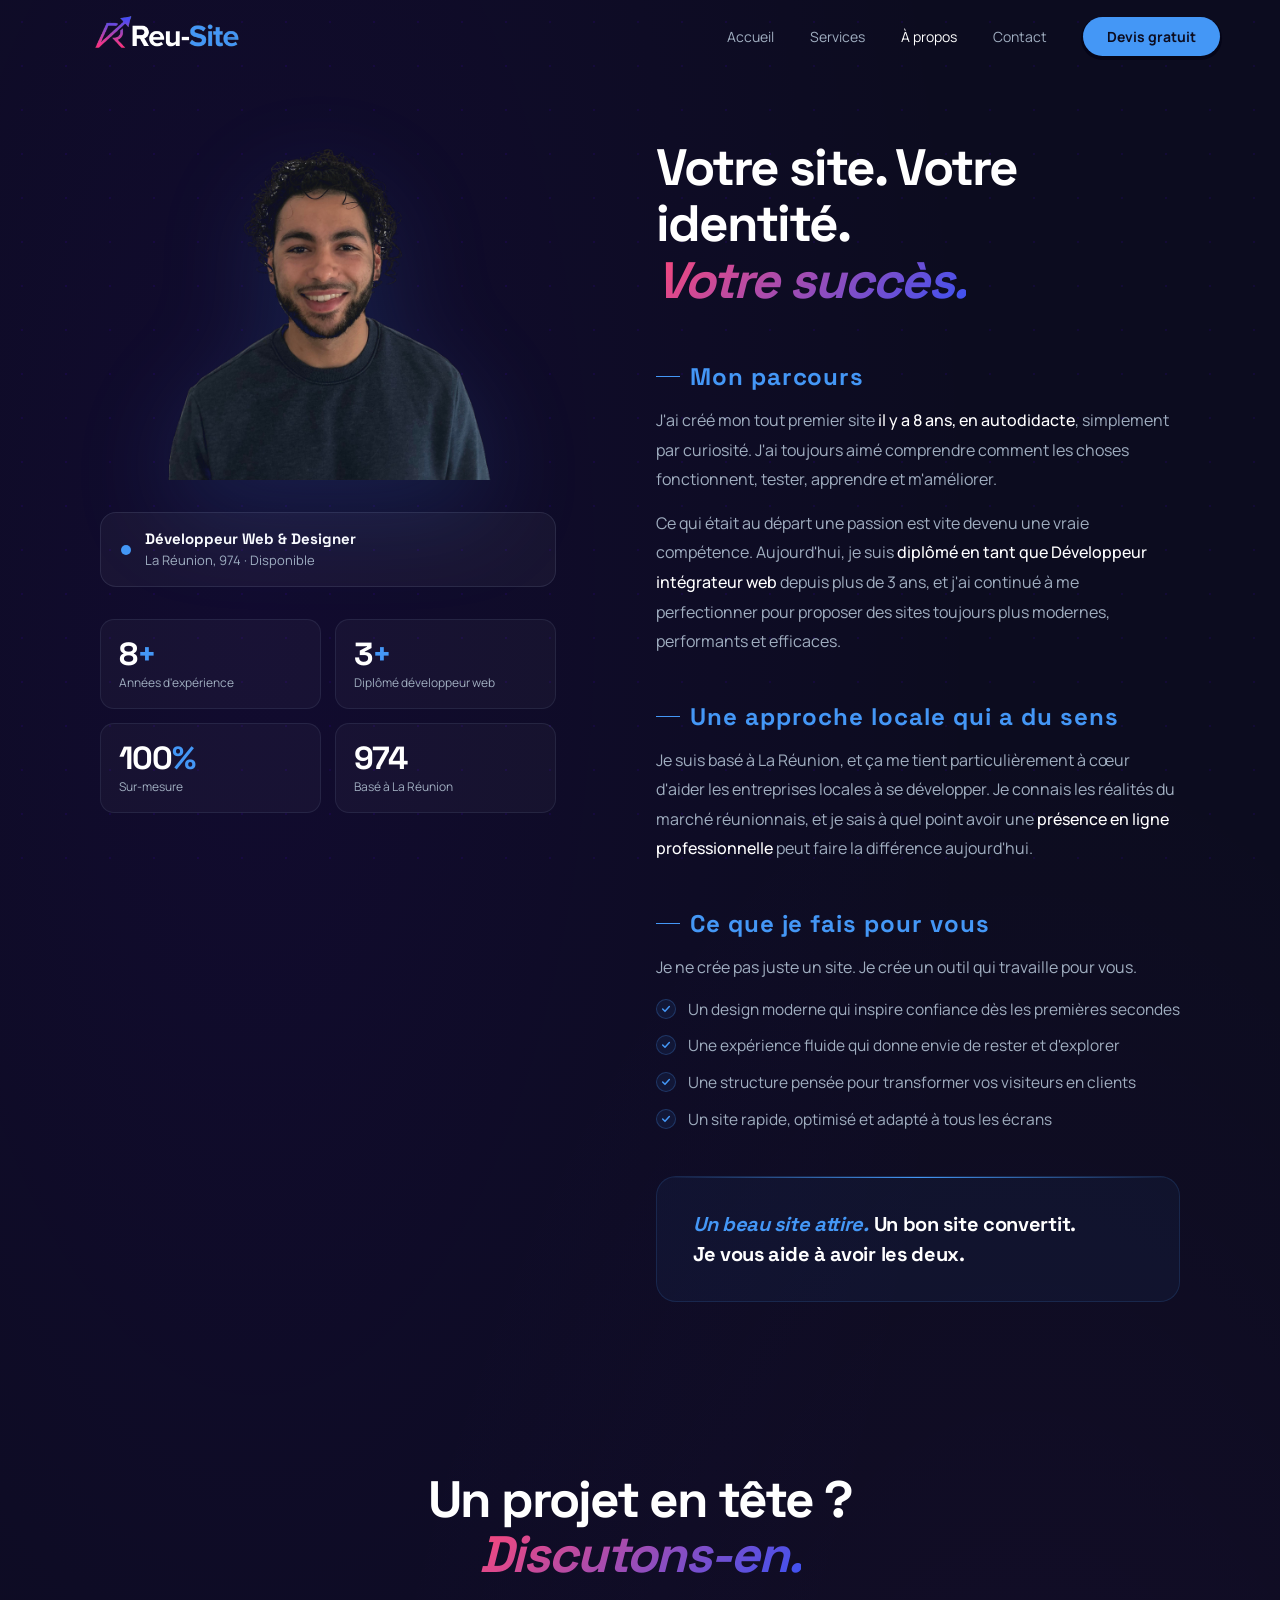
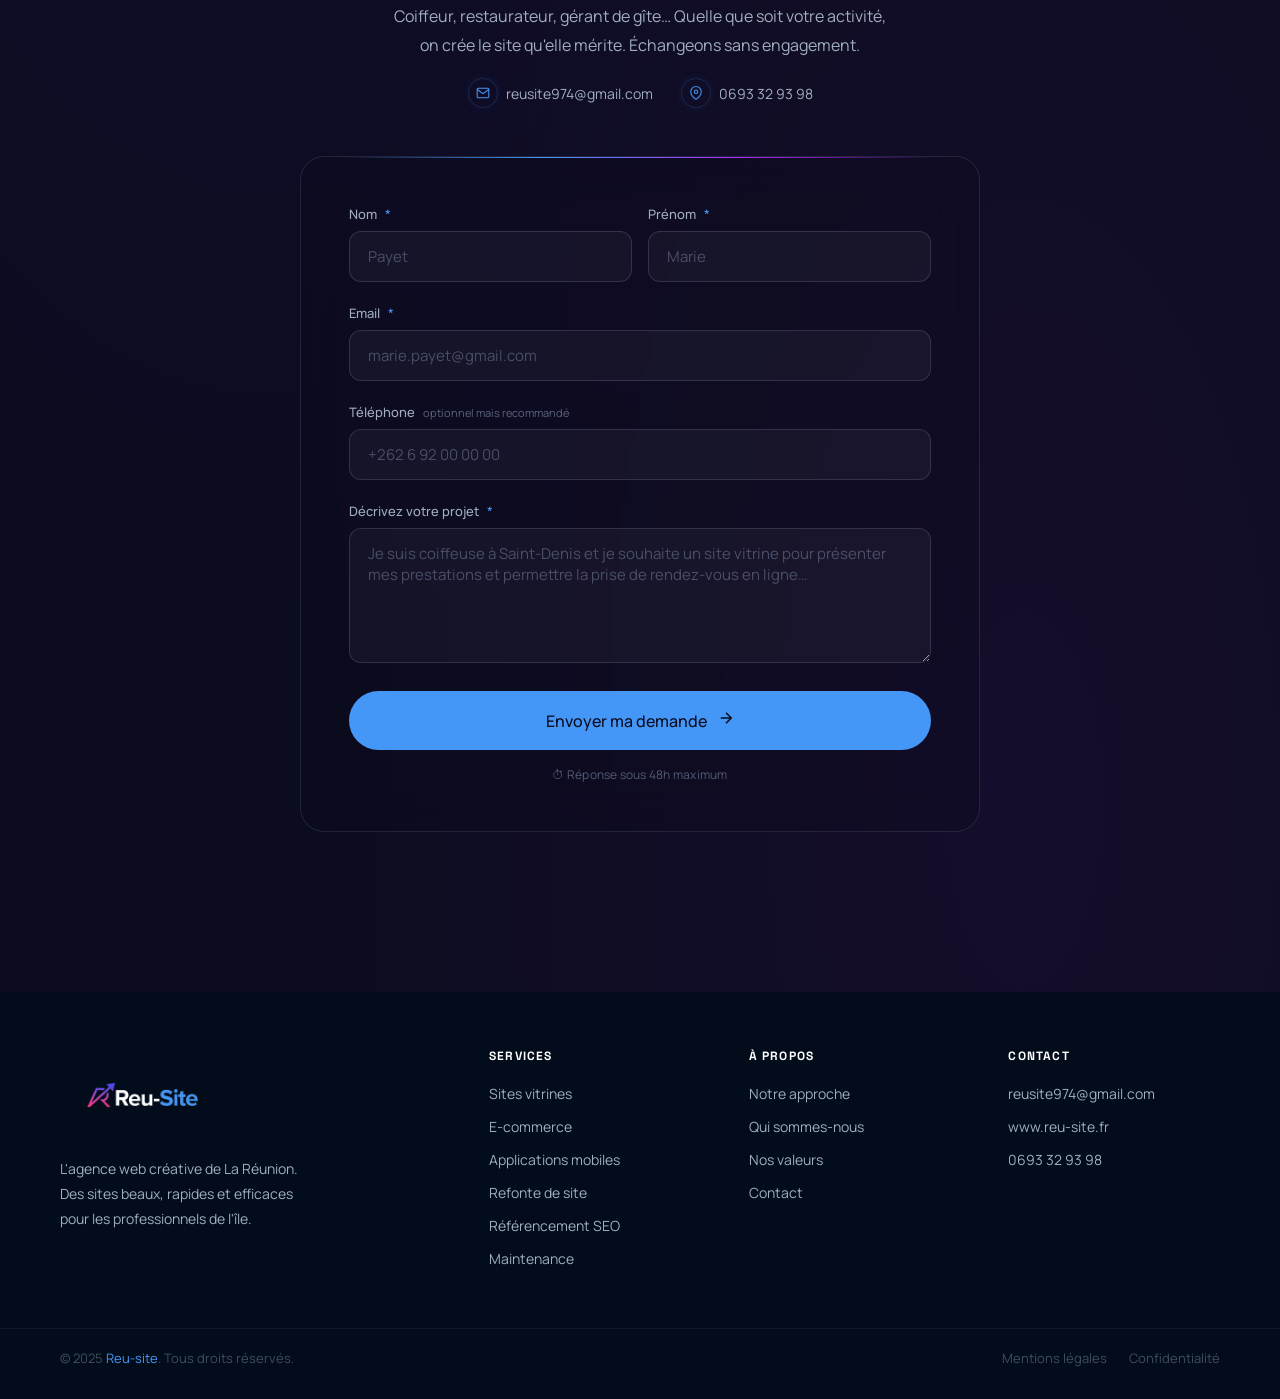
<file: about.html>
<!DOCTYPE html>
<html lang="fr">
<head>
  <meta charset="UTF-8">
  <meta name="viewport" content="width=device-width, initial-scale=1.0">
  <title>À propos — Reu-site</title>
  <link rel="preconnect" href="https://fonts.googleapis.com">
  <link rel="preconnect" href="https://fonts.gstatic.com" crossorigin>
  <link href="https://fonts.googleapis.com/css2?family=Space+Grotesk:wght@400;500;600;700&family=Manrope:ital,wght@0,300;0,400;0,500;0,600;0,700;1,400&display=swap" rel="stylesheet">
  <style>
    *,*::before,*::after{margin:0;padding:0;box-sizing:border-box;}
    :root{--bg:#0c0c1f;--accent:#4497f6;--accent2:#B026FF;--accent3:#5200EE;--accent-dim:rgba(68,151,246,0.08);--accent-mid:rgba(68,151,246,0.25);--text:#FFFFFF;--muted:#a0aec0;--muted-dim:rgba(160,174,192,0.40);--slate:#475569;}
    html{scroll-behavior:smooth;}
    body{font-family:'Manrope',sans-serif;background:var(--bg);color:var(--text);overflow-x:hidden;background-image:radial-gradient(ellipse at 20% 20%,rgba(82,0,238,0.08) 0%,transparent 50%),radial-gradient(ellipse at 80% 80%,rgba(176,38,255,0.06) 0%,transparent 50%);}
    body::before{content:'';position:fixed;inset:0;background-image:radial-gradient(circle,rgba(80,0,238,0.11) 1px,transparent 1px);background-size:44px 44px;pointer-events:none;z-index:0;}
    nav{position:fixed;top:0;left:0;right:0;z-index:100;padding:0 60px;height:72px;display:flex;align-items:center;justify-content:space-between;transition:background .4s,border-color .4s;border-bottom:1px solid transparent;}
    nav.scrolled{background:rgba(12,12,31,0.88);backdrop-filter:blur(20px);border-color:rgba(168,190,221,0.1);}
    .logo-img{height:130px;width:auto;display:block;}
    .nav-links{display:flex;align-items:center;gap:36px;list-style:none;}
    .nav-links a{color:var(--muted);text-decoration:none;font-size:14px;transition:color .2s;}
    .nav-links a:hover,.nav-links a.active{color:var(--text);}
    .nav-cta{background:var(--accent)!important;color:var(--bg)!important;padding:10px 24px!important;border-radius:100px;font-weight:700!important;box-shadow:0 2px 0 2px #050518;transition:background-color .3s,color .3s,box-shadow .3s!important;position:relative;overflow:hidden;}
    .nav-cta:hover{background-color:#050518!important;color:var(--accent)!important;box-shadow:0 2px 0 2px rgba(68,151,246,0.4),0 0 16px rgba(68,151,246,0.2)!important;}
    .nav-cta:active{transform:scale(0.96);}
    .br-mobile{display:none;}

    /* Garantir que [hidden] est toujours caché */
    [hidden] { display: none !important; }

    /* ── Hamburger ── */
    .hamburger{display:none;flex-direction:column;justify-content:center;align-items:center;gap:5px;width:44px;height:44px;background:transparent;border:none;cursor:pointer;padding:6px;border-radius:8px;z-index:200;flex-shrink:0;}
    .hamburger span{display:block;width:22px;height:2px;background:var(--text);border-radius:2px;transition:transform .3s ease,opacity .3s ease;transform-origin:center;}
    .hamburger.is-open span:nth-child(1){transform:translateY(7px) rotate(45deg);}
    .hamburger.is-open span:nth-child(2){opacity:0;transform:scaleX(0);}
    .hamburger.is-open span:nth-child(3){transform:translateY(-7px) rotate(-45deg);}
    /* ── Mobile menu ── */
    .mobile-menu{display:none;position:fixed;inset:0;z-index:150;background:rgba(12,12,31,0.97);backdrop-filter:blur(20px);-webkit-backdrop-filter:blur(20px);flex-direction:column;align-items:center;justify-content:center;opacity:0;pointer-events:none;transition:opacity .3s ease;}
    .mobile-menu.is-open{opacity:1;pointer-events:auto;}
    .mobile-menu-close{position:absolute;top:24px;right:24px;background:transparent;border:none;cursor:pointer;color:var(--muted);width:44px;height:44px;display:flex;align-items:center;justify-content:center;border-radius:50%;transition:color .2s,background .2s;}
    .mobile-menu-close:hover{color:var(--text);background:rgba(168,190,221,0.08);}
    .mobile-menu-links{list-style:none;display:flex;flex-direction:column;align-items:center;gap:0;width:100%;}
    .mobile-menu-links li{width:100%;text-align:center;}
    .mobile-menu-links a{display:block;padding:20px 32px;font-family:'Space Grotesk',sans-serif;font-size:24px;font-weight:700;color:var(--muted);text-decoration:none;border-bottom:1px solid rgba(168,190,221,0.07);transition:color .2s;}
    .mobile-menu-links a:hover{color:var(--text);}
    .mobile-menu-links li:first-child a{border-top:1px solid rgba(168,190,221,0.07);}
    .mobile-menu-cta{margin:24px auto 0!important;display:inline-flex!important;width:auto!important;background:var(--accent)!important;color:var(--bg)!important;padding:14px 36px!important;border-radius:100px!important;font-size:16px!important;font-weight:700!important;border-bottom:none!important;border-top:none!important;}


    /* PAGE */
    .about-page{position:relative;z-index:1;padding:140px 60px 120px;max-width:1200px;margin:0 auto;}
    .about-inner{display:grid;grid-template-columns:1fr 1.15fr;gap:100px;align-items:start;}

    /* LEFT */
    .about-left{position:sticky;top:100px;display:flex;flex-direction:column;gap:32px;}
    .about-photo-wrap{opacity:0;transform:translateX(-40px);transition:opacity .9s ease,transform .9s cubic-bezier(.22,1,.36,1);}
    .about-photo-wrap.in-view{opacity:1;transform:translateX(0);}
    .about-photo-frame{position:relative;display:flex;justify-content:center;}
    /* photo glow removed */
    .about-photo-frame img{width:100%;max-width:340px;display:block;position:relative;z-index:1;animation:photoFloat 5s ease-in-out infinite;filter:drop-shadow(0 30px 50px rgba(68,151,246,0.15));transition:filter .4s;}
    .about-photo-frame:hover img{filter:drop-shadow(0 30px 60px rgba(68,151,246,0.28));}
    .about-nametag{display:flex;align-items:center;gap:14px;background:rgba(255,255,255,0.04);border:1px solid rgba(168,190,221,0.12);border-radius:16px;padding:16px 20px;}
    .about-avatar-dot{width:10px;height:10px;border-radius:50%;background:var(--accent);animation:pulse 2s ease-in-out infinite;}
    .about-nametag-text strong{display:block;font-family:'Space Grotesk',sans-serif;font-weight:700;font-size:15px;color:#fff;}
    .about-nametag-text span{font-size:13px;color:var(--muted);}
    .about-stats{display:grid;grid-template-columns:1fr 1fr;gap:14px;opacity:0;transform:translateY(20px);transition:opacity .8s ease .3s,transform .8s ease .3s;}
    .about-stats.in-view{opacity:1;transform:translateY(0);}
    .about-stat{background:rgba(255,255,255,0.03);border:1px solid rgba(168,190,221,0.1);border-radius:14px;padding:18px 18px 16px;}
    .about-stat-val{font-family:'Space Grotesk',sans-serif;font-weight:800;font-size:32px;line-height:1;letter-spacing:-1px;color:var(--text);}
    .about-stat-val em{color:var(--accent);font-style:normal;}
    .about-stat-lab{font-size:12px;color:var(--muted);margin-top:5px;line-height:1.4;}

    /* RIGHT */
    .about-right{display:flex;flex-direction:column;gap:52px;}
    
    .about-headline{font-family:'Space Grotesk',sans-serif;font-weight:800;font-size:clamp(32px,4vw,52px);line-height:1.1;letter-spacing:-2px;margin-top:0;opacity:0;transform:translateY(24px);transition:opacity .8s ease .1s,transform .8s ease .1s;}
    .about-headline.in-view{opacity:1;transform:translateY(0);}
    .about-headline em{font-style:italic;}
    .about-blocks{display:flex;flex-direction:column;gap:44px;}
    .about-block{opacity:0;transform:translateY(22px);transition:opacity .75s ease,transform .75s ease;}
    .about-block.in-view{opacity:1;transform:translateY(0);}
    .about-block-title{font-family:'Space Grotesk',sans-serif;font-weight:700;font-size:24px;color:var(--accent);letter-spacing:.04em;margin-bottom:14px;display:flex;align-items:center;gap:10px;}
    .about-block-title::before{content:'';display:block;width:24px;height:1px;background:var(--accent);flex-shrink:0;}
    .about-block p{font-size:16px;color:var(--muted);line-height:1.85;margin-bottom:14px;}
    .about-block p:last-child{margin-bottom:0;}
    .about-block p strong{color:var(--text);font-weight:500;}
    .about-feats{list-style:none;display:flex;flex-direction:column;gap:12px;}
    .about-feats li{display:flex;align-items:flex-start;gap:12px;font-size:15.5px;color:var(--muted);line-height:1.6;}
    .about-feat-check{width:20px;height:20px;border-radius:50%;flex-shrink:0;background:var(--accent-dim);border:1px solid var(--accent-mid);display:flex;align-items:center;justify-content:center;margin-top:2px;}
    .about-vision{background:rgba(68,151,246,0.05);border:1px solid rgba(68,151,246,0.15);border-radius:20px;padding:32px 36px;position:relative;overflow:hidden;}
    .about-vision::before{content:'';position:absolute;top:0;left:0;right:0;height:1px;background:linear-gradient(90deg,transparent,var(--accent),transparent);}
    .about-vision p{font-family:'Space Grotesk',sans-serif;font-weight:700;font-size:20px;line-height:1.5;letter-spacing:-.3px;color:var(--text)!important;margin:0!important;}
    .about-vision p em{color:var(--accent);font-style:italic;}

    /* FOOTER */
    .sky-wrapper{position:relative;background:linear-gradient(180deg,#0c0c1f 0%,#0B1E42 18%,#0E2255 38%,#122A68 55%,#162F7A 70%,#152B6E 80%,#0F1F50 92%,#091535 100%);overflow:hidden;padding-top:80px;}
    #starfield{position:absolute;top:0;left:0;width:100%;height:100%;pointer-events:none;z-index:0;}
    .planet{position:absolute;border-radius:50%;background:rgba(200,200,220,0.55);pointer-events:none;z-index:1;}
    .planet-1{width:22px;height:22px;top:22%;left:28%;animation:floatPlanet 8s ease-in-out infinite;}
    .planet-2{width:11px;height:11px;top:12%;left:68%;animation:floatPlanet 11s ease-in-out infinite 2s;}
    .footer-cta-zone{position:relative;z-index:2;text-align:center;padding:0 40px 80px;max-width:700px;margin:0 auto;}
    .footer-cta-label{font-size:12px;letter-spacing:.15em;text-transform:uppercase;color:var(--accent);font-weight:500;margin-bottom:20px;}
    .footer-cta-zone h2{font-family:'Space Grotesk',sans-serif;font-weight:800;font-size:clamp(32px,4vw,52px);line-height:1.1;letter-spacing:-1.5px;margin-bottom:24px;}
    .footer-cta-zone h2 em{font-style:italic;color:var(--accent);}
    .footer-cta-btn{display:inline-flex;align-items:center;gap:10px;background:var(--accent);color:var(--bg);padding:16px 36px;border-radius:100px;font-family:'Manrope',sans-serif;font-size:16px;font-weight:700;text-decoration:none;transition:background-color .3s,color .3s,box-shadow .3s;box-shadow:0 3px 0 3px #050518;border:2px solid rgba(255,255,255,0.5);position:relative;overflow:hidden;}
    .footer-cta-btn:hover{background-color:#08142E;color:var(--accent);box-shadow:0 3px 0 3px rgba(68,151,246,0.4);opacity:1;transform:none;}.footer-cta-btn:active{transform:scale(0.96);}
    .footer-landscape{position:relative;z-index:2;width:100%;line-height:0;}
    .footer-landscape img{width:100%;display:block;}
    .footer-bottom-wrap{background:#020C1A;position:relative;z-index:2;}
    .footer-grid{max-width:1280px;margin:0 auto;padding:56px 60px 48px;display:grid;grid-template-columns:1.8fr 1fr 1fr 1fr;gap:48px;}
    .footer-brand{display:flex;flex-direction:column;justify-content:flex-start;align-items:flex-start;gap:8px;}
    .footer-logo-img{height:100px;width:auto;display:block;margin-bottom:0;}
    .footer-desc{font-size:14px;color:var(--muted);line-height:1.8;max-width:260px;margin-bottom:0;}
    .footer-socials{display:flex;gap:10px;}
    .social-link{width:36px;height:36px;border-radius:50%;border:1px solid rgba(168,190,221,0.2);display:flex;align-items:center;justify-content:center;color:var(--muted);text-decoration:none;transition:border-color .2s,color .2s;}
    .social-link:hover{border-color:var(--accent);color:var(--accent);}
    .footer-col-title{font-family:'Space Grotesk',sans-serif;font-size:12px;font-weight:700;letter-spacing:.1em;text-transform:uppercase;color:var(--text);margin-bottom:18px;}
    .footer-col ul{list-style:none;}.footer-col ul li{margin-bottom:11px;}
    .footer-col ul a{font-size:14px;color:var(--muted);text-decoration:none;transition:color .2s;}
    .footer-col ul a:hover{color:var(--accent);}
    .footer-bottom-bar{max-width:1280px;margin:0 auto;padding:20px 60px 32px;display:flex;align-items:center;justify-content:space-between;flex-wrap:wrap;gap:14px;border-top:1px solid rgba(168,190,221,0.07);}
    .footer-copy{font-size:13px;color:var(--muted-dim);}.footer-copy em{color:var(--accent);font-style:normal;}
    .footer-legal{display:flex;gap:22px;}.footer-legal a{font-size:13px;color:var(--muted-dim);text-decoration:none;transition:color .2s;}
    @media(max-width:960px){
  .about-inner{grid-template-columns:1fr;gap:48px;}
  /* Aplatir les wrappers pour reordonner librement */
  .about-left{display:contents;}
  .about-right{display:contents;}
  .about-headline-wrap{display:contents;}
  /* Nouvel ordre mobile */
  .about-headline{order:1;}
  .about-photo-wrap{order:2;}
  .about-nametag{order:3;}
  .about-blocks{order:4;}
  .about-stats{order:5;}
  /* Ajustements visuels mobile */
  .about-photo-frame img{max-height:360px;object-fit:cover;object-position:top;}
  .about-page{padding:130px 40px 80px;}
  .footer-grid{grid-template-columns:1fr 1fr;padding:40px;}
}
    @media(max-width:600px){.about-page{padding:110px 24px 60px;}.footer-grid{grid-template-columns:1fr;padding:28px 24px;}.footer-logo-img{height:100px;}.footer-bottom-wrap{padding:0;}.footer-bottom-bar{padding:16px 24px;}.br-mobile{display:inline;}.form-row{grid-template-columns:1fr;}.field-input::placeholder{color:transparent;}}
    @media(max-width:850px){
      .hamburger{display:flex;}
      .nav-links{display:none;}
      .mobile-menu{display:flex;}
      nav{padding:0 20px;}
      .footer-col-hide{display:none!important;}
      .footer-grid{display:flex!important;flex-direction:column!important;align-items:center!important;padding:20px 24px!important;gap:0!important;text-align:center!important;}
      .footer-brand{display:contents!important;}
      .footer-logo-img{order:1;height:100px;margin-bottom:10px;}
      .footer-col{order:2;margin-bottom:16px;}
      .footer-desc{order:3;margin-bottom:0!important;max-width:300px;text-align:center;align-self:center;}
      .footer-col .footer-col-title{display:none;}
      .footer-col ul{display:flex;justify-content:center;flex-wrap:wrap;gap:4px 18px;}
      .footer-col ul li{margin-bottom:0;}
    }

    /* ══ CONTACT FORM ══ */
    .contact-section {
      position: relative; z-index: 1;
      overflow: hidden;
      background: transparent;
      padding: 50px 60px 160px;
    }
    .contact-inner {
      position: relative; z-index: 1;
      max-width: 680px; margin: 0 auto;
      display: flex; flex-direction: column; align-items: center;
      text-align: center;
    }

    /* left col */
    .contact-tag {
      display: inline-block;
      font-size: 11px; font-weight: 500; letter-spacing: .14em;
      text-transform: uppercase; color: var(--accent);
      border: 1px solid rgba(68,151,246,0.3);
      border-radius: 100px; padding: 6px 16px;
      margin-bottom: 28px;
      box-shadow: 0 0 14px rgba(68,151,246,0.1);
      opacity: 0; transform: translateY(20px);
      transition: opacity .7s ease, transform .7s ease;
    }
    .contact-title {
      font-family: 'Space Grotesk', sans-serif; font-weight: 800;
      font-size: clamp(34px, 4vw, 54px); line-height: 1.08;
      letter-spacing: -2px; margin-bottom: 20px;
      opacity: 0; transform: translateY(24px);
      transition: opacity .7s ease .1s, transform .7s ease .1s;
    }
    .contact-desc {
      font-size: 16px; color: var(--muted); line-height: 1.8;
      margin-bottom: 18px;
      opacity: 0; transform: translateY(20px);
      transition: opacity .7s ease .2s, transform .7s ease .2s;
    }
    .contact-info {
      display: flex; gap: 28px; justify-content: center; flex-wrap: wrap;
      margin-bottom: 48px;
      opacity: 0; transform: translateY(20px);
      transition: opacity .7s ease .3s, transform .7s ease .3s;
    }
    .cinfo-item { display: flex; align-items: center; gap: 8px; }
    .cinfo-icon {
      width: 30px; height: 30px; border-radius: 50%;
      border: 1px solid rgba(68,151,246,.2);
      display: flex; align-items: center; justify-content: center;
      color: var(--accent); flex-shrink: 0;
      box-shadow: 0 0 8px rgba(68,151,246,0.1);
    }
    .cinfo-item span { font-size: 14px; color: var(--muted); }

    /* revealed state */
    .contact-section.revealed .contact-tag,
    .contact-section.revealed .contact-title,
    .contact-section.revealed .contact-desc,
    .contact-section.revealed .contact-info { opacity: 1; transform: translateY(0); }

    /* form card — glassmorphism */
    .form-card {
      width: 100%;
      background: rgba(12, 12, 31, 0.35);
      border: 1px solid rgba(168,190,221,0.14);
      border-radius: 24px; padding: 48px;
      backdrop-filter: blur(20px);
      -webkit-backdrop-filter: blur(20px);
      position: relative; overflow: hidden;
      opacity: 0; transform: translateY(36px) scale(.98);
      transition: opacity .9s ease .4s, transform .9s cubic-bezier(.22,1,.36,1) .4s;
    }
    .form-card::before {
      content: '';
      position: absolute; top: 0; left: 40px; right: 40px; height: 1px;
      background: linear-gradient(90deg, transparent, var(--accent), var(--accent2), transparent);
    }
    .contact-section.revealed .form-card { opacity: 1; transform: translateY(0) scale(1); }

    /* form fields */
    .cform { display: flex; flex-direction: column; gap: 22px; }
    .form-row { display: grid; grid-template-columns: 1fr 1fr; gap: 16px; }
    .field-wrap { display: flex; flex-direction: column; gap: 8px; }
    .field-label {
      font-size: 13px; font-weight: 500; color: var(--muted);
      display: flex; align-items: center; gap: 8px;
    }
    .req { color: var(--accent); }
    .field-hint { font-size: 11px; font-weight: 400; color: rgba(168,190,221,.5); }

    .field-input {
      background: rgba(255,255,255,0.04);
      border: 1px solid rgba(168,190,221,0.18);
      border-radius: 12px; padding: 14px 18px;
      font-family: 'Manrope', sans-serif;
      font-size: 15px; color: var(--text);
      outline: none;
      transition: border-color .2s, background .2s, box-shadow .2s;
      width: 100%;
    }
    .field-input::placeholder { color: rgba(168,190,221,.35); }
    .field-input:focus {
      border-color: var(--accent);
      background: rgba(68,151,246,0.04);
      box-shadow: 0 0 0 3px rgba(68,151,246,0.1);
    }
    .field-textarea { resize: vertical; min-height: 130px; }

    /* submit */
    .form-submit {
      display: flex; align-items: center; justify-content: center; gap: 10px;
      background: var(--accent); color: var(--bg);
      border: none; border-radius: 100px;
      padding: 18px 36px;
      font-family: 'Manrope', sans-serif;
      font-size: 16px; font-weight: 500;
      cursor: pointer; margin-top: 6px;
      transition: transform .22s, opacity .22s;
      position: relative; overflow: hidden;
    }
    .form-submit::after {
      content: '';
      position: absolute; inset: 0;
      background: linear-gradient(120deg, transparent 30%, rgba(255,255,255,0.18) 50%, transparent 70%);
      transform: translateX(-100%);
      transition: transform .6s ease;
    }
    .form-submit:hover { transform: translateY(-2px); opacity: .92; }
    .form-submit:hover::after { transform: translateX(100%); }
    .form-submit:active { transform: scale(.98); }

    .submit-spinner { animation: spin-once .8s linear infinite; display: flex; }
    @keyframes spin-once { to { transform: rotate(360deg); } }

    .form-note {
      text-align: center;
      font-size: 12px; color: rgba(168,190,221,.45);
      margin-top: -6px; letter-spacing: .02em;
    }

    /* success */
    .form-success {
      display: flex; flex-direction: column; align-items: center;
      justify-content: center; gap: 16px;
      padding: 40px 0; text-align: center;
      animation: fadeUp .6s ease forwards;
    }
    .success-icon {
      width: 68px; height: 68px; border-radius: 50%;
      background: rgba(68,151,246,0.07); border: 1px solid rgba(68,151,246,0.25);
      display: flex; align-items: center; justify-content: center;
      box-shadow: 0 0 8px rgba(68,151,246,0.12);
      color: var(--accent);
    }
    .success-title { font-family: 'Space Grotesk', sans-serif; font-size: 26px; font-weight: 800; }
    .success-sub { font-size: 15px; color: var(--muted); }

    /* ══ KEYFRAMES ══ */
    @keyframes fadeUp { from{opacity:0;transform:translateY(18px);}to{opacity:1;transform:translateY(0);} }
    @keyframes pulse { 0%,100%{opacity:1;transform:scale(1);}50%{opacity:.4;transform:scale(.75);} }
    @keyframes floatPlanet { 0%,100%{transform:translateY(0);}50%{transform:translateY(-14px);} }
    @keyframes photoFloat { 0%,100%{transform:translateY(0);}50%{transform:translateY(-10px);} }

    /* Gradient italic titles */
    .about-headline em,
    .footer-cta-zone h2 em,
    .contact-title em {
      background: linear-gradient(135deg, #FC4778 0%, #3952F5 100%);
      -webkit-background-clip: text;
      -webkit-text-fill-color: transparent;
      background-clip: text;
      font-style: italic;
    }
  </style>
</head>
<body>

<nav id="nav">
  <a href="index.html"><img id="logo-nav" class="logo-img" src="" alt="Reu-site"></a>
  <ul class="nav-links">
    <li class="hide-sm"><a href="index.html">Accueil</a></li>
    <li class="hide-sm"><a href="services.html">Services</a></li>
    <li class="hide-sm"><a href="about.html" class="active">À propos</a></li>
    <li><a href="#contact">Contact</a></li>
    <li><a href="#contact" class="nav-cta">Devis gratuit</a></li>
  </ul>
  <button class="hamburger" id="hamburger" aria-label="Menu" aria-expanded="false">
    <span></span><span></span><span></span>
  </button>
</nav>

<!-- ══ MOBILE MENU ══ -->
<div class="mobile-menu" id="mobile-menu" aria-hidden="true">
  <button class="mobile-menu-close" id="mobile-menu-close" aria-label="Fermer le menu">
    <svg width="24" height="24" viewBox="0 0 24 24" fill="none" stroke="currentColor" stroke-width="2" stroke-linecap="round"><line x1="18" y1="6" x2="6" y2="18"/><line x1="6" y1="6" x2="18" y2="18"/></svg>
  </button>
  <ul class="mobile-menu-links">
    <li><a href="index.html">Accueil</a></li>
    <li><a href="services.html">Services</a></li>
    <li><a href="about.html">À propos</a></li>
    <li><a href="#contact">Contact</a></li>
    <li><a href="#contact" class="mobile-menu-cta">Devis gratuit</a></li>
  </ul>
</div>

<div class="about-page">
  <div class="about-inner">

    <div class="about-left">
      <div class="about-photo-wrap" id="about-photo">
        <div class="about-photo-frame">
          <img src="images/about-photo.png" alt="Photo — Reu-site">
        </div>
      </div>
      <div class="about-nametag">
        <div class="about-avatar-dot"></div>
        <div class="about-nametag-text">
          <strong>Développeur Web &amp; Designer</strong>
          <span>La Réunion, 974 · Disponible</span>
        </div>
      </div>
      <div class="about-stats" id="about-stats">
        <div class="about-stat"><div class="about-stat-val">8<em>+</em></div><div class="about-stat-lab">Années d'expérience</div></div>
        <div class="about-stat"><div class="about-stat-val">3<em>+</em></div><div class="about-stat-lab">Diplômé développeur web</div></div>
        <div class="about-stat"><div class="about-stat-val">100<em>%</em></div><div class="about-stat-lab">Sur-mesure</div></div>
        <div class="about-stat"><div class="about-stat-val">974</div><div class="about-stat-lab">Basé à La Réunion</div></div>
      </div>
    </div>

    <div class="about-right">
      <div class="about-headline-wrap">
        <h2 class="about-headline" id="about-headline">Votre site.<span class="br-mobile"><br></span> Votre identité.<br><em>Votre succès.</em></h2>
      </div>
      <div class="about-blocks">
        <div class="about-block" data-about-block>
          <div class="about-block-title">Mon parcours</div>
          <p>J'ai créé mon tout premier site <strong>il y a 8 ans, en autodidacte</strong>, simplement par curiosité. J'ai toujours aimé comprendre comment les choses fonctionnent, tester, apprendre et m'améliorer.</p>
          <p>Ce qui était au départ une passion est vite devenu une vraie compétence. Aujourd'hui, je suis <strong>diplômé en tant que Développeur intégrateur web</strong> depuis plus de 3 ans, et j'ai continué à me perfectionner pour proposer des sites toujours plus modernes, performants et efficaces.</p>
        </div>
        <div class="about-block" data-about-block>
          <div class="about-block-title">Une approche locale qui a du sens</div>
          <p>Je suis basé à La Réunion, et ça me tient particulièrement à cœur d'aider les entreprises locales à se développer. Je connais les réalités du marché réunionnais, et je sais à quel point avoir une <strong>présence en ligne professionnelle</strong> peut faire la différence aujourd'hui.</p>
        </div>
        <div class="about-block" data-about-block>
          <div class="about-block-title">Ce que je fais pour vous</div>
          <p>Je ne crée pas juste un site. Je crée un outil qui travaille pour vous.</p>
          <ul class="about-feats">
            <li><div class="about-feat-check"><svg width="10" height="10" viewBox="0 0 12 12" fill="none"><path d="M2 6l2.8 2.8L10 3" stroke="#4497f6" stroke-width="1.8" stroke-linecap="round" stroke-linejoin="round"/></svg></div><span>Un design moderne qui inspire confiance dès les premières secondes</span></li>
            <li><div class="about-feat-check"><svg width="10" height="10" viewBox="0 0 12 12" fill="none"><path d="M2 6l2.8 2.8L10 3" stroke="#4497f6" stroke-width="1.8" stroke-linecap="round" stroke-linejoin="round"/></svg></div><span>Une expérience fluide qui donne envie de rester et d'explorer</span></li>
            <li><div class="about-feat-check"><svg width="10" height="10" viewBox="0 0 12 12" fill="none"><path d="M2 6l2.8 2.8L10 3" stroke="#4497f6" stroke-width="1.8" stroke-linecap="round" stroke-linejoin="round"/></svg></div><span>Une structure pensée pour transformer vos visiteurs en clients</span></li>
            <li><div class="about-feat-check"><svg width="10" height="10" viewBox="0 0 12 12" fill="none"><path d="M2 6l2.8 2.8L10 3" stroke="#4497f6" stroke-width="1.8" stroke-linecap="round" stroke-linejoin="round"/></svg></div><span>Un site rapide, optimisé et adapté à tous les écrans</span></li>
          </ul>
        </div>
        <div class="about-block" data-about-block>
          <div class="about-vision">
            <p><em>Un beau site attire.</em> Un bon site convertit.<br>Je vous aide à avoir les deux.</p>
          </div>
        </div>
      </div>
    </div>

  </div>
</div>

<section class="contact-section" id="contact">
    <div class="contact-inner">

      <h2 class="contact-title">Un projet en tête ?<br><em>Discutons-en.</em></h2>
      <p class="contact-desc">Coiffeur, restaurateur, gérant de gîte… Quelle que soit votre activité,<br>on crée le site qu'elle mérite. Échangeons sans engagement.</p>
      <div class="contact-info">
        <div class="cinfo-item">
          <div class="cinfo-icon">
            <svg width="14" height="14" viewBox="0 0 24 24" fill="none" stroke="currentColor" stroke-width="1.8"><path d="M4 4h16c1.1 0 2 .9 2 2v12c0 1.1-.9 2-2 2H4c-1.1 0-2-.9-2-2V6c0-1.1.9-2 2-2z"/><polyline points="22,6 12,13 2,6"/></svg>
          </div>
          <span>reusite974@gmail.com</span>
        </div>
        <div class="cinfo-item">
          <div class="cinfo-icon">
            <svg width="14" height="14" viewBox="0 0 24 24" fill="none" stroke="currentColor" stroke-width="1.8"><path d="M21 10c0 7-9 13-9 13s-9-6-9-13a9 9 0 0118 0z"/><circle cx="12" cy="10" r="3"/></svg>
          </div>
          <span>0693 32 93 98</span>
        </div>
      </div>

      <div class="form-card" id="form-card">
        <form class="cform" id="cform" novalidate>
          <!-- Web3Forms : remplace 7be35b38-4ac7-4f99-bd15-eec60c3decd6 par la clé obtenue sur web3forms.com -->
          <input type="hidden" name="access_key" value="7be35b38-4ac7-4f99-bd15-eec60c3decd6">
          <input type="hidden" name="subject" value="Nouvelle demande de devis — Reu-Site">
          <input type="hidden" name="from_name" value="Formulaire Reu-Site">
          <input type="checkbox" name="botcheck" style="display:none">
          <div class="form-row">
            <div class="field-wrap">
              <label class="field-label">Nom <span class="req">*</span></label>
              <input class="field-input" type="text" name="nom" placeholder="Payet" autocomplete="off" required>
            </div>
            <div class="field-wrap">
              <label class="field-label">Prénom <span class="req">*</span></label>
              <input class="field-input" type="text" name="prenom" placeholder="Marie" autocomplete="off" required>
            </div>
          </div>
          <div class="field-wrap">
            <label class="field-label">Email <span class="req">*</span></label>
            <input class="field-input" type="email" name="email" placeholder="marie.payet@gmail.com" autocomplete="off" required>
          </div>
          <div class="field-wrap">
            <label class="field-label">Téléphone <span class="field-hint">optionnel mais recommandé</span></label>
            <input class="field-input" type="tel" name="telephone" placeholder="+262 6 92 00 00 00" autocomplete="off">
          </div>
          <div class="field-wrap">
            <label class="field-label">Décrivez votre projet <span class="req">*</span></label>
            <textarea class="field-input field-textarea" name="message" autocomplete="off" placeholder="Je suis coiffeuse à Saint-Denis et je souhaite un site vitrine pour présenter mes prestations et permettre la prise de rendez-vous en ligne…" rows="5" required></textarea>
          </div>
          <button class="form-submit" type="submit">
            <span class="submit-text">Envoyer ma demande</span>
            <span class="submit-arrow">
              <svg width="18" height="18" viewBox="0 0 24 24" fill="none" stroke="currentColor" stroke-width="2"><path d="M5 12h14M12 5l7 7-7 7"/></svg>
            </span>
            <span class="submit-spinner" hidden>
              <svg width="18" height="18" viewBox="0 0 24 24" fill="none" stroke="currentColor" stroke-width="2"><circle cx="12" cy="12" r="10" stroke-opacity=".25"/><path d="M12 2a10 10 0 0110 10"/></svg>
            </span>
          </button>
          <p class="form-note">⏱ Réponse sous 48h maximum</p>
        </form>
        <div class="form-success" id="form-success" hidden>
          <div class="success-icon">
            <svg width="32" height="32" viewBox="0 0 24 24" fill="none" stroke="currentColor" stroke-width="2"><polyline points="20 6 9 17 4 12"/></svg>
          </div>
          <h3 class="success-title">Message envoyé !</h3>
          <p class="success-sub">On vous recontacte sous 48h. À très vite !</p>
        </div>
      </div>

    </div>
  </section>

<footer>
  <div class="footer-bottom-wrap">
    <div class="footer-grid">
      <div class="footer-brand">
        <img id="logo-footer" class="footer-logo-img" src="" alt="Reu-site">
        <p class="footer-desc">L'agence web créative de La Réunion.<br>Des sites beaux, rapides et efficaces pour les professionnels de l'île.</p>
      </div>
      <div class="footer-col footer-col-hide">
        <div class="footer-col-title">Services</div>
        <ul>
          <li><a href="#">Sites vitrines</a></li>
          <li><a href="#">E-commerce</a></li>
          <li><a href="#">Applications mobiles</a></li>
          <li><a href="#">Refonte de site</a></li>
          <li><a href="#">Référencement SEO</a></li>
          <li><a href="#">Maintenance</a></li>
        </ul>
      </div>
      <div class="footer-col footer-col-hide">
        <div class="footer-col-title">À propos</div>
        <ul>
          <li><a href="#">Notre approche</a></li>
          <li><a href="#">Qui sommes-nous</a></li>
          <li><a href="#">Nos valeurs</a></li>
          <li><a href="#">Contact</a></li>
        </ul>
      </div>
      <div class="footer-col"><div class="footer-col-title">Contact</div><ul><li><a href="mailto:reusite974@gmail.com">reusite974@gmail.com</a></li><li><a href="#">www.reu-site.fr</a></li><li><a href="tel:+262693329398">0693 32 93 98</a></li></ul></div>
    </div>
    <div class="footer-bottom-bar"><span class="footer-copy">© 2025 <em>Reu-site</em>. Tous droits réservés.</span><div class="footer-legal"><a href="#">Mentions légales</a><a href="#">Confidentialité</a></div></div>
  </div>
</footer>

<script>
  const nav = document.getElementById('nav');
  window.addEventListener('scroll', () => nav.classList.toggle('scrolled', window.scrollY > 40));

  /* ── Hamburger mobile menu ── */
  (function() {
    var btn  = document.getElementById('hamburger');
    var menu = document.getElementById('mobile-menu');
    if (!btn || !menu) return;
    function closeMenu() {
      btn.classList.remove('is-open');
      btn.setAttribute('aria-expanded', 'false');
      menu.classList.remove('is-open');
      menu.setAttribute('aria-hidden', 'true');
      document.body.style.overflow = '';
    }
    btn.addEventListener('click', function() {
      var open = btn.classList.toggle('is-open');
      btn.setAttribute('aria-expanded', String(open));
      menu.classList.toggle('is-open', open);
      menu.setAttribute('aria-hidden', String(!open));
      document.body.style.overflow = open ? 'hidden' : '';
    });
    menu.querySelectorAll('a').forEach(function(link) { link.addEventListener('click', closeMenu); });
    var closeBtn = document.getElementById('mobile-menu-close');
    if (closeBtn) closeBtn.addEventListener('click', closeMenu);
  })();
  const LOGO = 'images/logo.png';
  const LANDSCAPE = '[data-uri]';
  document.querySelectorAll('img[id^="logo"]').forEach(img => img.src = LOGO);
  const lw = document.getElementById('landscape-wrap');
  if(lw){const i=document.createElement('img');i.src=LANDSCAPE;i.style.cssText='width:100%;display:block;';i.alt='';lw.appendChild(i);}
  (function(){const canvas=document.getElementById('starfield');if(!canvas)return;const sky=canvas.closest('.sky-wrapper');const ctx=canvas.getContext('2d');let W,H,stars=[];function resize(){W=canvas.width=sky.offsetWidth;H=canvas.height=sky.offsetHeight;stars=[];for(let i=0;i<220;i++)spawn(true);}function spawn(rand){const l=[{sp:.06,sz:[.4,.9],al:[.25,.55]},{sp:.14,sz:[.8,1.5],al:[.45,.80]},{sp:.28,sz:[1.2,2.2],al:[.65,1]}][Math.floor(Math.random()*3)];stars.push({x:Math.random()*W,y:rand?Math.random()*H:H+4,size:l.sz[0]+Math.random()*(l.sz[1]-l.sz[0]),ba:l.al[0]+Math.random()*(l.al[1]-l.al[0]),tw:Math.random()*Math.PI*2,tws:.4+Math.random()*.8,sp:l.sp,green:Math.random()>.85});}function draw(ts){ctx.clearRect(0,0,W,H);for(let i=stars.length-1;i>=0;i--){const s=stars[i];s.y-=s.sp;if(s.y<-6){stars.splice(i,1);spawn(false);continue;}const tw=.55+.45*Math.sin(ts*.001*s.tws+s.tw);ctx.save();ctx.globalAlpha=Math.max(0,s.ba*tw);ctx.fillStyle=s.green?'#4497f6':'#FFFFFF';ctx.beginPath();ctx.arc(s.x,s.y,s.size,0,Math.PI*2);ctx.fill();ctx.restore();}requestAnimationFrame(draw);}window.addEventListener('resize',resize);resize();requestAnimationFrame(draw);})();
  // Contact reveal
  (function() {
    const section = document.querySelector('.contact-section');
    if (!section) return;
    const reveal = () => { section.classList.add('revealed'); };
    const obs = new IntersectionObserver((entries) => {
      entries.forEach(e => { if (e.isIntersecting) { reveal(); obs.unobserve(e.target); }});
    }, { threshold: 0.05, rootMargin: '0px 0px -40px 0px' });
    obs.observe(section);
    // Fallback: si déjà visible au chargement
    setTimeout(() => { if (!section.classList.contains('revealed')) reveal(); }, 800);
  })();

  /* ── Reset form state on page load ── */
  (function() {
    const form    = document.getElementById('cform');
    const success = document.getElementById('form-success');
    if (form)    { form.hidden    = false; form.removeAttribute('hidden'); }
    if (success) { success.hidden = true;  success.setAttribute('hidden', ''); }
  })();

  /* ── Contact form submit ── */
  (function() {
    const form = document.getElementById('cform');
    if (!form) return;
    form.addEventListener('submit', function(e) {
      e.preventDefault();
      const btn     = this.querySelector('.form-submit');
      const txtSpan = btn.querySelector('.submit-text');
      const arr     = btn.querySelector('.submit-arrow');
      const spin    = btn.querySelector('.submit-spinner');

      // Validation
      const inputs = this.querySelectorAll('[required]');
      let valid = true;
      inputs.forEach(inp => {
        if (!inp.value.trim()) { inp.style.borderColor = '#FC4778'; valid = false; }
        else inp.style.borderColor = '';
      });
      if (!valid) return;

      // Loading state
      btn.disabled = true;
      arr.hidden   = true;
      spin.hidden  = false;
      txtSpan.textContent = 'Envoi en cours…';

      // Envoi via Web3Forms
      fetch('https://api.web3forms.com/submit', {
        method: 'POST',
        body: new FormData(this)
      })
      .then(res => res.json())
      .then(data => {
        if (data.success) {
          document.getElementById('cform').hidden        = true;
          document.getElementById('form-success').hidden = false;
        } else {
          txtSpan.textContent = 'Erreur, réessayez.';
          btn.disabled = false; arr.hidden = false; spin.hidden = true;
        }
      })
      .catch(() => {
        txtSpan.textContent = 'Erreur réseau, réessayez.';
        btn.disabled = false; arr.hidden = false; spin.hidden = true;
      });
    });
  })();

  // About reveal
  const photo=document.getElementById('about-photo');const stats=document.getElementById('about-stats');const headline=document.getElementById('about-headline');const blocks=document.querySelectorAll('[data-about-block]');
  const io=new IntersectionObserver((entries)=>{entries.forEach(e=>{if(!e.isIntersecting)return;e.target.classList.add('in-view');io.unobserve(e.target);});},{threshold:.15});
  [photo,stats,headline,...blocks].forEach(el=>el&&io.observe(el));
  blocks.forEach((b,i)=>{b.style.transitionDelay=(i*120)+'ms';});
</script>
</body>
</html>
</file>
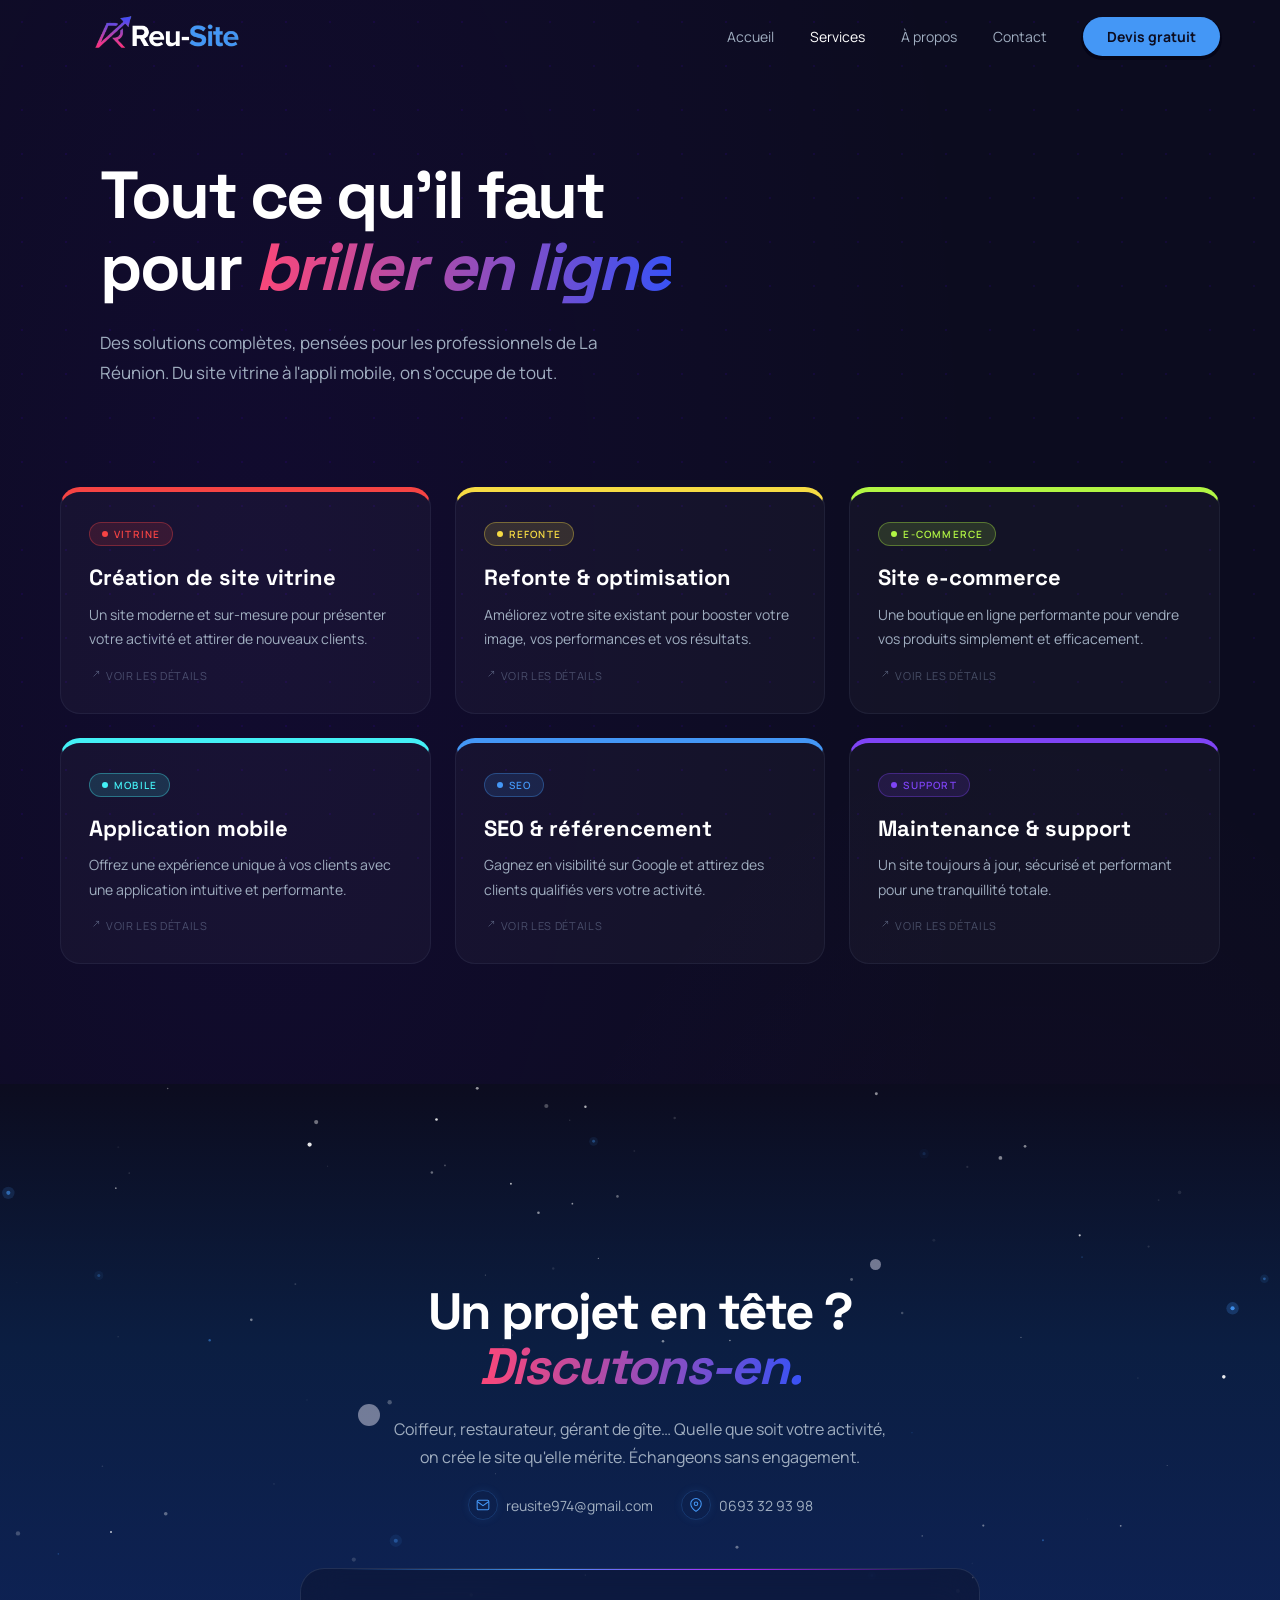
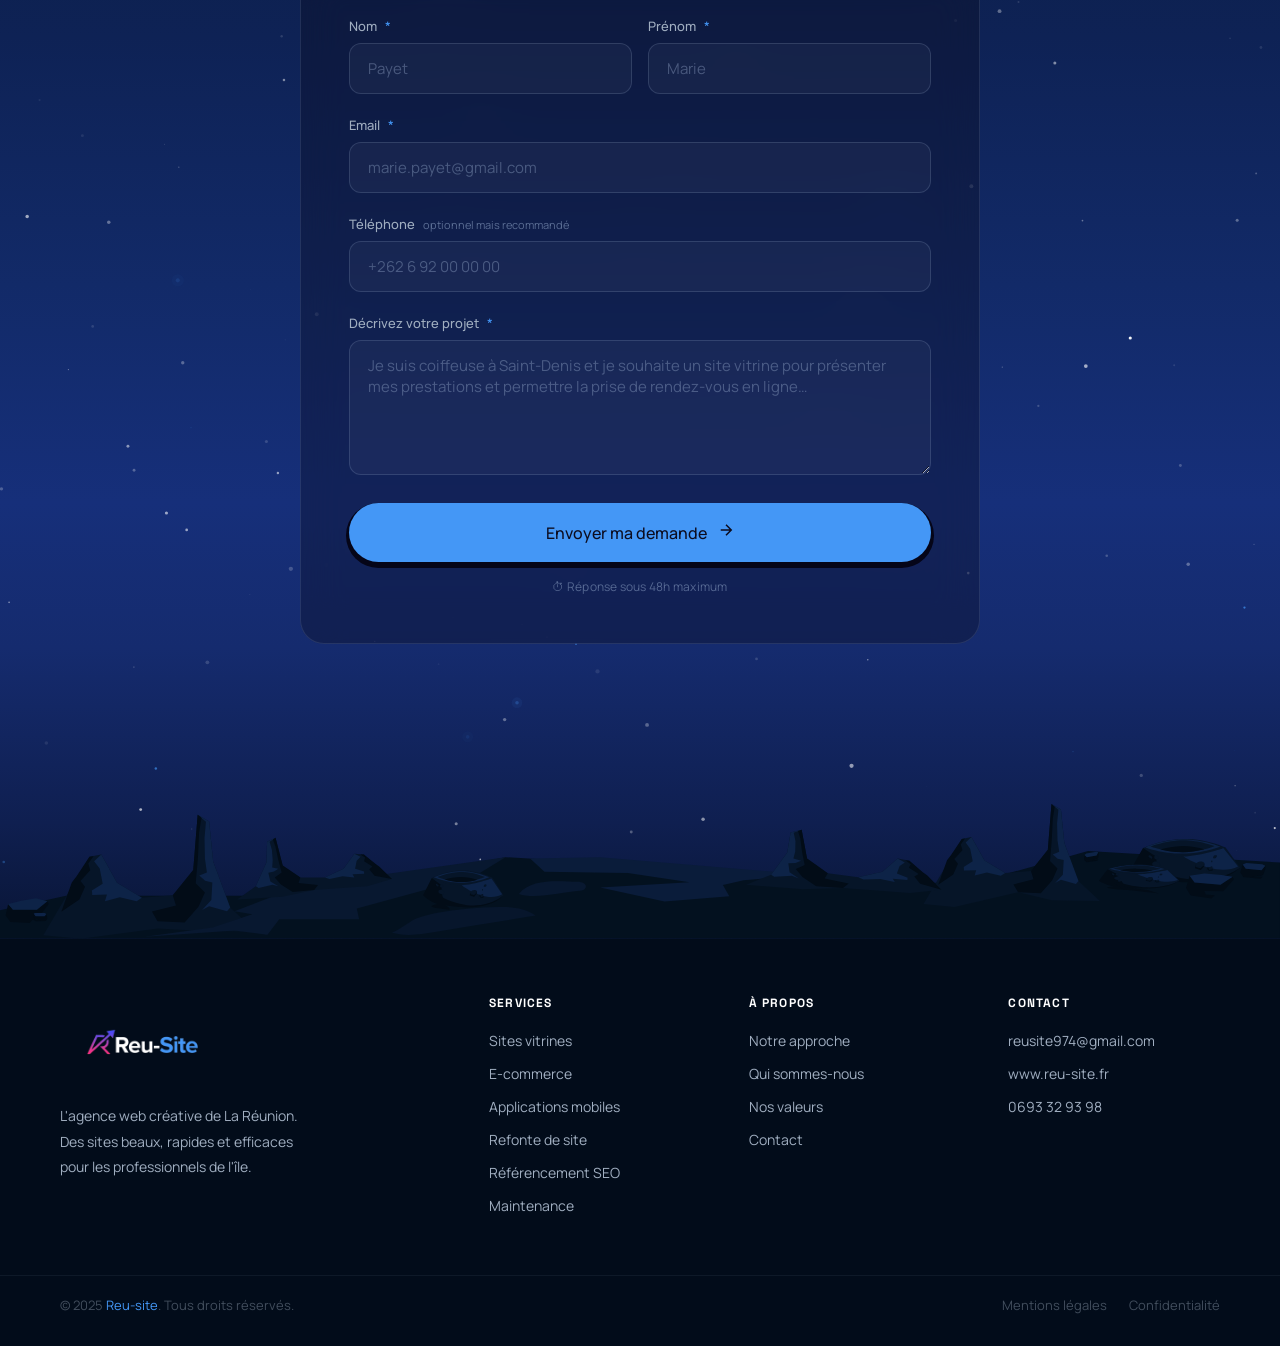
<file: services.html>
<!DOCTYPE html>
<html lang="fr">
<head>
  <meta charset="UTF-8">
  <meta name="viewport" content="width=device-width, initial-scale=1.0">
  <title>Services — Reu-site</title>
  <link rel="preconnect" href="https://fonts.googleapis.com">
  <link rel="preconnect" href="https://fonts.gstatic.com" crossorigin>
  <link href="https://fonts.googleapis.com/css2?family=Space+Grotesk:wght@400;500;600;700&family=Manrope:ital,wght@0,300;0,400;0,500;0,600;0,700;1,400&display=swap" rel="stylesheet">
  <style>
    *, *::before, *::after { margin:0; padding:0; box-sizing:border-box; }
    :root {
      --bg:#0c0c1f; --accent:#4497f6;
      --accent2:#B026FF; --accent3:#5200EE;
      --accent-dim:rgba(68,151,246,0.08); --accent-mid:rgba(68,151,246,0.25);
      --text:#FFFFFF; --muted:#a0aec0; --muted-dim:rgba(160,174,192,0.40);
      --slate:#475569;
    }
    html { scroll-behavior:smooth; }
    body { font-family:'Manrope',sans-serif; background:var(--bg); color:var(--text); overflow-x:hidden;
      background-image:radial-gradient(ellipse at 20% 20%,rgba(82,0,238,0.08) 0%,transparent 50%),
                       radial-gradient(ellipse at 80% 80%,rgba(176,38,255,0.06) 0%,transparent 50%); }
    body::before { content:''; position:fixed; inset:0; background-image:radial-gradient(circle,rgba(80,0,238,0.11) 1px,transparent 1px); background-size:44px 44px; pointer-events:none; z-index:0; }

    /* NAV */
    nav { position:fixed; top:0; left:0; right:0; z-index:100; padding:0 60px; height:72px; display:flex; align-items:center; justify-content:space-between; transition:background .4s,border-color .4s; border-bottom:1px solid transparent; }
    nav.scrolled { background:rgba(12,12,31,0.88); backdrop-filter:blur(20px); border-color:rgba(168,190,221,0.1); }
    .logo-img { height:130px; width:auto; display:block; }
    .nav-links { display:flex; align-items:center; gap:36px; list-style:none; }
    .nav-links a { color:var(--muted); text-decoration:none; font-size:14px; transition:color .2s; }
    .nav-links a:hover, .nav-links a.active { color:var(--text); }
    .nav-cta { background:var(--accent)!important; color:var(--bg)!important; padding:10px 24px!important; border-radius:100px; font-weight:700!important;
      box-shadow:0 2px 0 2px #050518; transition:background-color .3s,color .3s,box-shadow .3s!important; }
    .nav-cta:hover { background-color:#050518!important; color:var(--accent)!important; box-shadow:0 2px 0 2px rgba(68,151,246,0.4),0 0 16px rgba(68,151,246,0.2)!important; }
    .nav-cta:active { transform:scale(0.96); }
    [hidden]{display:none!important;}

    /* PAGE HEADER */
    .page-hero {
      position:relative; z-index:1;
      padding: 160px 60px 100px;
      max-width:1200px; margin:0 auto;
    }
    .page-tag {
      display:inline-block; font-size:11px; font-weight:500; letter-spacing:.14em;
      text-transform:uppercase; color:var(--accent);
      border:1px solid var(--accent-mid); border-radius:100px;
      padding:6px 16px; margin-bottom:24px;
      opacity:0; animation:fadeUp .7s ease .2s forwards;
    }
    .page-title {
      font-family:'Space Grotesk',sans-serif; font-weight:800;
      font-size:clamp(40px,5.2vw,72px); line-height:1.08; letter-spacing:-2.5px;
      margin-bottom:24px;
      opacity:0; animation:fadeUp .8s ease .35s forwards;
    }
    .page-title em { background:linear-gradient(90deg,#FC4778 0%,#3952F5 100%); -webkit-background-clip:text; -webkit-text-fill-color:transparent; background-clip:text; font-style:italic; color:transparent; }
    .page-sub {
      font-size:17px; color:var(--muted); line-height:1.75; max-width:560px;
      opacity:0; animation:fadeUp .8s ease .5s forwards;
    }

    /* SERVICES GRID */
    .srv-page-section { position:relative; z-index:1; padding:0 60px 120px; }
    .srv-page-grid {
      max-width:1200px; margin:0 auto;
      display:grid; grid-template-columns:repeat(3,1fr); gap:24px;
    }

    .srv-card {
      --c:var(--accent);
      background:rgba(255,255,255,0.03);
      border-top:5px solid var(--c);
      border-left:1px solid rgba(168,190,221,0.08);
      border-right:1px solid rgba(168,190,221,0.08);
      border-bottom:1px solid rgba(168,190,221,0.08);
      border-radius:20px; overflow:hidden; cursor:pointer;
      opacity:0; transform:translateY(36px);
      transition:transform .4s cubic-bezier(.22,1,.36,1), box-shadow .4s, border-color .4s, opacity .4s;
    }
    .srv-card.in-view { opacity:1; transform:translateY(0); }
    .srv-card:hover {
      transform:translateY(-8px);
      border-left-color:var(--c); border-right-color:var(--c); border-bottom-color:var(--c);
      box-shadow:0 28px 60px rgba(0,0,0,.5),0 0 0 1px var(--c);
    }
    .srv-card.is-open {
      border-left-color:var(--c); border-right-color:var(--c); border-bottom-color:var(--c);
      box-shadow:0 0 0 1px var(--c); transform:translateY(0);
    }

    /* FRONT */
    .srv-card-front { padding:28px 28px 30px; transition:opacity .22s; }
    .srv-card.is-open .srv-card-front { opacity:0; pointer-events:none; }
    .srv-tag { display:inline-flex; align-items:center; gap:6px; background:color-mix(in srgb,var(--c) 14%,transparent); border:1px solid color-mix(in srgb,var(--c) 35%,transparent); border-radius:100px; padding:4px 12px; margin-bottom:18px; }
    .srv-tag-dot { width:6px; height:6px; border-radius:50%; background:var(--c); flex-shrink:0; }
    .srv-tag-text { font-size:10px; font-weight:600; letter-spacing:.12em; text-transform:uppercase; color:var(--c); }
    .srv-name { font-family:'Space Grotesk',sans-serif; font-weight:800; font-size:22px; line-height:1.2; color:#fff; margin-bottom:12px; }
    .srv-desc { font-size:14px; color:var(--muted); line-height:1.75; margin-bottom:16px; }
    .srv-hint { display:flex; align-items:center; gap:6px; font-size:11px; color:rgba(168,190,221,.35); letter-spacing:.06em; text-transform:uppercase; transition:color .25s; }
    .srv-card:hover .srv-hint { color:var(--c); }

    /* BACK */
    .srv-card-back {
      position:absolute; inset:0; padding:24px 28px 28px;
      background:color-mix(in srgb,var(--c) 22%,var(--bg));
      display:flex; flex-direction:column; justify-content:center;
      opacity:0; pointer-events:none; transition:opacity .28s .04s;
    }
    .srv-card.is-open .srv-card-back { opacity:1; pointer-events:auto; }
    .srv-close-hint { position:absolute; top:14px; right:16px; width:26px; height:26px; border-radius:50%; border:1px solid color-mix(in srgb,var(--c) 45%,transparent); display:flex; align-items:center; justify-content:center; color:var(--c); opacity:.7; transition:opacity .2s,background .2s; }
    .srv-card:hover .srv-close-hint { opacity:1; background:color-mix(in srgb,var(--c) 18%,transparent); }
    .srv-features { list-style:none; display:flex; flex-direction:column; gap:12px; margin-top:8px; }
    .srv-features li { display:flex; align-items:flex-start; gap:10px; font-size:14px; color:rgba(255,255,255,.9); line-height:1.5; }
    .srv-features li::before { content:''; width:18px; height:18px; border-radius:50%; flex-shrink:0; margin-top:1px; background:color-mix(in srgb,var(--c) 25%,transparent); border:1px solid color-mix(in srgb,var(--c) 55%,transparent); background-image:url("data:image/svg+xml,%3Csvg width='9' height='9' viewBox='0 0 10 10' fill='none' xmlns='http://www.w3.org/2000/svg'%3E%3Cpath d='M2 5l2.5 2.5L8 2.5' stroke='white' stroke-width='1.6' stroke-linecap='round' stroke-linejoin='round'/%3E%3C/svg%3E"); background-repeat:no-repeat; background-position:center; }

    /* FOOTER (minimal shared) */
    .sky-wrapper { position:relative; background:linear-gradient(180deg,#0c0c1f 0%,#0B1E42 18%,#0E2255 38%,#122A68 55%,#162F7A 70%,#152B6E 80%,#0F1F50 92%,#091535 100%); overflow:hidden; padding-top:80px; }
    #starfield { position:absolute; top:0; left:0; width:100%; height:100%; pointer-events:none; z-index:0; }
    .planet { position:absolute; border-radius:50%; background:rgba(200,200,220,0.55); pointer-events:none; z-index:1; }
    .planet-1{width:22px;height:22px;top:22%;left:28%;animation:floatPlanet 8s ease-in-out infinite;}
    .planet-2{width:11px;height:11px;top:12%;left:68%;animation:floatPlanet 11s ease-in-out infinite 2s;}
    .footer-cta-zone { position:relative; z-index:2; text-align:center; padding:0 40px 80px; max-width:700px; margin:0 auto; }
    .footer-cta-label { font-size:12px; letter-spacing:.15em; text-transform:uppercase; color:var(--accent); font-weight:500; margin-bottom:20px; }
    .footer-cta-zone h2 { font-family:'Space Grotesk',sans-serif; font-weight:800; font-size:clamp(32px,4vw,52px); line-height:1.1; letter-spacing:-1.5px; margin-bottom:24px; }
    .footer-cta-zone h2 em { font-style:italic; color:var(--accent); }
    .footer-cta-btn { display:inline-flex; align-items:center; gap:10px; background:var(--accent); color:var(--bg); padding:16px 36px; border-radius:100px; font-family:'Manrope',sans-serif; font-size:16px; font-weight:700; text-decoration:none;
      transition:background-color .3s,color .3s,box-shadow .3s; box-shadow:0 3px 0 3px #050518; border:2px solid rgba(255,255,255,0.5); }
    .footer-cta-btn:hover { background-color:#08142E; color:var(--accent); box-shadow:0 3px 0 3px rgba(68,151,246,0.4); opacity:1; transform:none; }
    .footer-cta-btn:active { transform:scale(0.96); }
    .footer-landscape { position:relative; z-index:2; width:100%; line-height:0; }
    .footer-landscape img { width:100%; display:block; }
    .footer-bottom-wrap { background:#020C1A; position:relative; z-index:2; }
    .footer-grid { max-width:1280px; margin:0 auto; padding:56px 60px 48px; display:grid; grid-template-columns:1.8fr 1fr 1fr 1fr; gap:48px; }
    .footer-brand{display:flex;flex-direction:column;justify-content:flex-start;align-items:flex-start;gap:8px;}
    .footer-logo-img { height:100px; width:auto; display:block; margin-bottom:0; }
    .footer-desc { font-size:14px; color:var(--muted); line-height:1.8; max-width:260px; margin-bottom:0; }
    .footer-socials { display:flex; gap:10px; }
    .social-link { width:36px; height:36px; border-radius:50%; border:1px solid rgba(168,190,221,0.2); display:flex; align-items:center; justify-content:center; color:var(--muted); text-decoration:none; transition:border-color .2s,color .2s,background .2s; }
    .social-link:hover { border-color:var(--accent); color:var(--accent); background:var(--accent-dim); }
    .footer-col-title { font-family:'Space Grotesk',sans-serif; font-size:12px; font-weight:700; letter-spacing:.1em; text-transform:uppercase; color:var(--text); margin-bottom:18px; }
    .footer-col ul { list-style:none; } .footer-col ul li { margin-bottom:11px; }
    .footer-col ul a { font-size:14px; color:var(--muted); text-decoration:none; transition:color .2s; }
    .footer-col ul a:hover { color:var(--accent); }
    .footer-bottom-bar { max-width:1280px; margin:0 auto; padding:20px 60px 32px; display:flex; align-items:center; justify-content:space-between; flex-wrap:wrap; gap:14px; border-top:1px solid rgba(168,190,221,0.07); }
    .footer-copy { font-size:13px; color:var(--muted-dim); } .footer-copy em { color:var(--accent); font-style:normal; }
    .footer-legal { display:flex; gap:22px; } .footer-legal a { font-size:13px; color:var(--muted-dim); text-decoration:none; transition:color .2s; }
    @media(max-width:960px) { .srv-page-grid{grid-template-columns:repeat(2,1fr);} .page-hero{padding:140px 40px 80px;} .srv-page-section{padding:0 40px 80px;} }
    @media(max-width:620px) { .srv-page-grid{grid-template-columns:1fr;} .page-hero{padding:120px 24px 60px;} .srv-page-section{padding:0 24px 60px;} }
    /* ── CONTACT ── */
    .contact-section{position:relative;z-index:1;overflow:hidden;background:transparent;padding:120px 60px 160px;}
    .contact-inner{position:relative;z-index:1;max-width:680px;margin:0 auto;display:flex;flex-direction:column;align-items:center;text-align:center;}
    .contact-title{font-family:'Space Grotesk',sans-serif;font-weight:800;font-size:clamp(34px,4vw,54px);line-height:1.08;letter-spacing:-2px;margin-bottom:20px;opacity:0;transform:translateY(24px);transition:opacity .7s ease .1s,transform .7s ease .1s;}
    .contact-title em{background:linear-gradient(90deg,#FC4778 0%,#3952F5 100%);-webkit-background-clip:text;-webkit-text-fill-color:transparent;background-clip:text;font-style:italic;color:transparent;}
    .contact-desc{font-size:16px;color:var(--muted);line-height:1.8;margin-bottom:18px;opacity:0;transform:translateY(20px);transition:opacity .7s ease .2s,transform .7s ease .2s;}
    .contact-info{display:flex;gap:28px;justify-content:center;flex-wrap:wrap;margin-bottom:48px;opacity:0;transform:translateY(20px);transition:opacity .7s ease .3s,transform .7s ease .3s;}
    .cinfo-item{display:flex;align-items:center;gap:8px;}
    .cinfo-icon{width:30px;height:30px;border-radius:50%;border:1px solid rgba(68,151,246,.2);display:flex;align-items:center;justify-content:center;color:var(--accent);flex-shrink:0;box-shadow:0 0 8px rgba(68,151,246,0.1);}
    .cinfo-item span{font-size:14px;color:var(--muted);}
    .contact-section.revealed .contact-title,.contact-section.revealed .contact-desc,.contact-section.revealed .contact-info{opacity:1;transform:translateY(0);}
    .form-card{width:100%;background:rgba(12,12,31,0.35);border:1px solid rgba(168,190,221,0.14);border-radius:24px;padding:48px;backdrop-filter:blur(20px);-webkit-backdrop-filter:blur(20px);position:relative;overflow:hidden;opacity:0;transform:translateY(36px) scale(.98);transition:opacity .9s ease .4s,transform .9s cubic-bezier(.22,1,.36,1) .4s;}
    .form-card::before{content:'';position:absolute;top:0;left:40px;right:40px;height:1px;background:linear-gradient(90deg,transparent,var(--accent),var(--accent2),transparent);}
    .contact-section.revealed .form-card{opacity:1;transform:translateY(0) scale(1);}
    .cform{display:flex;flex-direction:column;gap:22px;}
    .form-row{display:grid;grid-template-columns:1fr 1fr;gap:16px;}
    .field-wrap{display:flex;flex-direction:column;gap:8px;}
    .field-label{font-size:13px;font-weight:500;color:var(--muted);display:flex;align-items:center;gap:8px;}
    .req{color:var(--accent);}
    .field-hint{font-size:11px;font-weight:400;color:rgba(168,190,221,.5);}
    .field-input{background:rgba(255,255,255,0.04);border:1px solid rgba(168,190,221,0.18);border-radius:12px;padding:14px 18px;font-family:'Manrope',sans-serif;font-size:15px;color:var(--text);outline:none;transition:border-color .2s,background .2s,box-shadow .2s;width:100%;}
    .field-input::placeholder{color:rgba(168,190,221,.35);}
    .field-input:focus{border-color:var(--accent);background:rgba(34,221,107,0.04);box-shadow:0 0 0 3px rgba(34,221,107,0.1);}
    .field-textarea{resize:vertical;min-height:130px;}
    .form-submit{display:flex;align-items:center;justify-content:center;gap:10px;background:var(--accent);color:var(--bg);border:none;border-radius:100px;padding:18px 36px;font-family:'Manrope',sans-serif;font-size:16px;font-weight:500;cursor:pointer;margin-top:6px;box-shadow:0 3px 0 3px #050518;position:relative;overflow:hidden;transition:background-color .3s,color .3s,box-shadow .3s;}
    .form-submit::after{content:'';position:absolute;inset:0;background:linear-gradient(120deg,transparent 30%,rgba(255,255,255,0.18) 50%,transparent 70%);transform:translateX(-100%);transition:transform .6s ease;}
    .form-submit:hover{background-color:#08142E;color:var(--accent);box-shadow:0 3px 0 3px rgba(68,151,246,0.4);opacity:.92;transform:translateY(-2px);}
    .form-submit:hover::after{transform:translateX(100%);}
    .form-submit:active{transform:scale(.98);}
    .submit-spinner{animation:spin-once .8s linear infinite;display:flex;}
    .form-note{text-align:center;font-size:12px;color:rgba(168,190,221,.45);margin-top:-6px;letter-spacing:.02em;}
    .form-success{display:flex;flex-direction:column;align-items:center;justify-content:center;gap:16px;padding:40px 0;text-align:center;animation:fadeUp .6s ease forwards;}
    .success-icon{width:68px;height:68px;color:var(--accent);border-radius:50%;background:rgba(68,151,246,0.07);border:1px solid rgba(68,151,246,0.25);display:flex;align-items:center;justify-content:center;box-shadow:0 0 8px rgba(68,151,246,0.12);}
    .success-title{font-family:'Space Grotesk',sans-serif;font-size:26px;font-weight:800;}
    .success-sub{font-size:15px;color:var(--muted);}
    @keyframes spin-once{to{transform:rotate(360deg);}}
    @media(max-width:600px){.form-row{grid-template-columns:1fr;}.field-input::placeholder{color:transparent;}}
    /* ── END CONTACT ── */
    @keyframes fadeUp{from{opacity:0;transform:translateY(18px);}to{opacity:1;transform:translateY(0);}}
    @keyframes floatPlanet{0%,100%{transform:translateY(0);}50%{transform:translateY(-14px);}}
    /* ── Hamburger ── */
    .hamburger{display:none;flex-direction:column;justify-content:center;align-items:center;gap:5px;width:44px;height:44px;background:transparent;border:none;cursor:pointer;padding:6px;border-radius:8px;z-index:200;flex-shrink:0;}
    .hamburger span{display:block;width:22px;height:2px;background:var(--text);border-radius:2px;transition:transform .3s ease,opacity .3s ease;transform-origin:center;}
    .hamburger.is-open span:nth-child(1){transform:translateY(7px) rotate(45deg);}
    .hamburger.is-open span:nth-child(2){opacity:0;transform:scaleX(0);}
    .hamburger.is-open span:nth-child(3){transform:translateY(-7px) rotate(-45deg);}
    /* ── Mobile menu ── */
    .mobile-menu{display:none;position:fixed;inset:0;z-index:150;background:rgba(12,12,31,0.97);backdrop-filter:blur(20px);-webkit-backdrop-filter:blur(20px);flex-direction:column;align-items:center;justify-content:center;opacity:0;pointer-events:none;transition:opacity .3s ease;}
    .mobile-menu.is-open{opacity:1;pointer-events:auto;}
    .mobile-menu-close{position:absolute;top:24px;right:24px;background:transparent;border:none;cursor:pointer;color:var(--muted);width:44px;height:44px;display:flex;align-items:center;justify-content:center;border-radius:50%;transition:color .2s,background .2s;}
    .mobile-menu-close:hover{color:var(--text);background:rgba(168,190,221,0.08);}
    .mobile-menu-links{list-style:none;display:flex;flex-direction:column;align-items:center;gap:0;width:100%;}
    .mobile-menu-links li{width:100%;text-align:center;}
    .mobile-menu-links a{display:block;padding:20px 32px;font-family:'Space Grotesk',sans-serif;font-size:24px;font-weight:700;color:var(--muted);text-decoration:none;border-bottom:1px solid rgba(168,190,221,0.07);transition:color .2s;}
    .mobile-menu-links a:hover{color:var(--text);}
    .mobile-menu-links li:first-child a{border-top:1px solid rgba(168,190,221,0.07);}
    .mobile-menu-cta{margin:24px auto 0!important;display:inline-flex!important;width:auto!important;background:var(--accent)!important;color:var(--bg)!important;padding:14px 36px!important;border-radius:100px!important;font-size:16px!important;font-weight:700!important;border-bottom:none!important;border-top:none!important;}
    /* ── Responsive 850px ── */
    @media(max-width:850px){
      .hamburger{display:flex;}
      .nav-links{display:none;}
      .mobile-menu{display:flex;}
      nav{padding:0 20px;}
      .footer-col-hide{display:none!important;}
      .footer-grid{display:flex!important;flex-direction:column!important;align-items:center!important;padding:20px 24px!important;gap:0!important;text-align:center!important;}
      .footer-brand{display:contents!important;}
      .footer-logo-img{order:1;height:100px;margin-bottom:10px;}
      .footer-col{order:2;margin-bottom:16px;}
      .footer-desc{order:3;margin-bottom:0!important;max-width:300px;text-align:center;align-self:center;}
      .footer-col .footer-col-title{display:none;}
      .footer-col ul{display:flex;justify-content:center;flex-wrap:wrap;gap:4px 18px;}
      .footer-col ul li{margin-bottom:0;}
    }
  </style>
</head>
<body>

<nav id="nav">
  <a href="index.html"><img id="logo-nav" class="logo-img" src="" alt="Reu-site"></a>
  <ul class="nav-links">
    <li class="hide-sm"><a href="index.html">Accueil</a></li>
    <li class="hide-sm"><a href="services.html" class="active">Services</a></li>
    <li class="hide-sm"><a href="about.html">À propos</a></li>
    <li><a href="#contact">Contact</a></li>
    <li><a href="#contact" class="nav-cta">Devis gratuit</a></li>
  </ul>
  <button class="hamburger" id="hamburger" aria-label="Menu" aria-expanded="false">
    <span></span><span></span><span></span>
  </button>
</nav>

<!-- ══ MOBILE MENU ══ -->
<div class="mobile-menu" id="mobile-menu" aria-hidden="true">
  <button class="mobile-menu-close" id="mobile-menu-close" aria-label="Fermer le menu">
    <svg width="24" height="24" viewBox="0 0 24 24" fill="none" stroke="currentColor" stroke-width="2" stroke-linecap="round"><line x1="18" y1="6" x2="6" y2="18"/><line x1="6" y1="6" x2="18" y2="18"/></svg>
  </button>
  <ul class="mobile-menu-links">
    <li><a href="index.html">Accueil</a></li>
    <li><a href="services.html">Services</a></li>
    <li><a href="about.html">À propos</a></li>
    <li><a href="#contact">Contact</a></li>
    <li><a href="#contact" class="mobile-menu-cta">Devis gratuit</a></li>
  </ul>
</div>

<div class="page-hero">
  <h2 class="page-title">Tout ce qu'il faut<br>pour <em>briller en ligne</em></h2>
  <p class="page-sub">Des solutions complètes, pensées pour les professionnels de La Réunion. Du site vitrine à l'appli mobile, on s'occupe de tout.</p>
</div>

<section class="srv-page-section">
  <div class="srv-page-grid">

    <div class="srv-card" style="--c:rgba(246,68,68,1);">
      <div class="srv-card-front">
        <div class="srv-tag"><div class="srv-tag-dot"></div><span class="srv-tag-text">Vitrine</span></div>
        <div class="srv-name">Création de site vitrine</div>
        <p class="srv-desc">Un site moderne et sur-mesure pour présenter votre activité et attirer de nouveaux clients.</p>
        <div class="srv-hint"><svg width="11" height="11" viewBox="0 0 24 24" fill="none" stroke="currentColor" stroke-width="2"><path d="M15 3h6v6M10 14L21 3"/></svg><span>Voir les détails</span></div>
      </div>
      <div class="srv-card-back">
        <div class="srv-close-hint"><svg width="11" height="11" viewBox="0 0 24 24" fill="none" stroke="currentColor" stroke-width="2.5"><path d="M18 6L6 18M6 6l12 12"/></svg></div>
        <ul class="srv-features"><li>Design unique à votre image</li><li>Expérience fluide sur mobile et ordinateur</li><li>Optimisation SEO de base</li><li>Structure pensée pour convertir</li></ul>
      </div>
    </div>

    <div class="srv-card" style="--c:rgba(246,219,68,1);">
      <div class="srv-card-front">
        <div class="srv-tag"><div class="srv-tag-dot"></div><span class="srv-tag-text">Refonte</span></div>
        <div class="srv-name">Refonte &amp; optimisation</div>
        <p class="srv-desc">Améliorez votre site existant pour booster votre image, vos performances et vos résultats.</p>
        <div class="srv-hint"><svg width="11" height="11" viewBox="0 0 24 24" fill="none" stroke="currentColor" stroke-width="2"><path d="M15 3h6v6M10 14L21 3"/></svg><span>Voir les détails</span></div>
      </div>
      <div class="srv-card-back">
        <div class="srv-close-hint"><svg width="11" height="11" viewBox="0 0 24 24" fill="none" stroke="currentColor" stroke-width="2.5"><path d="M18 6L6 18M6 6l12 12"/></svg></div>
        <ul class="srv-features"><li>Design modernisé et plus professionnel</li><li>Amélioration de la vitesse de chargement</li><li>Expérience utilisateur optimisée</li><li>Augmentation du taux de conversion</li></ul>
      </div>
    </div>

    <div class="srv-card" style="--c:rgba(178,246,68,1);">
      <div class="srv-card-front">
        <div class="srv-tag"><div class="srv-tag-dot"></div><span class="srv-tag-text">E-Commerce</span></div>
        <div class="srv-name">Site e-commerce</div>
        <p class="srv-desc">Une boutique en ligne performante pour vendre vos produits simplement et efficacement.</p>
        <div class="srv-hint"><svg width="11" height="11" viewBox="0 0 24 24" fill="none" stroke="currentColor" stroke-width="2"><path d="M15 3h6v6M10 14L21 3"/></svg><span>Voir les détails</span></div>
      </div>
      <div class="srv-card-back">
        <div class="srv-close-hint"><svg width="11" height="11" viewBox="0 0 24 24" fill="none" stroke="currentColor" stroke-width="2.5"><path d="M18 6L6 18M6 6l12 12"/></svg></div>
        <ul class="srv-features"><li>Parcours d'achat fluide et optimisé</li><li>Paiement sécurisé</li><li>Gestion facile des produits</li><li>Optimisé pour mobile et conversion</li></ul>
      </div>
    </div>

    <div class="srv-card" style="--c:rgba(68,240,246,1);">
      <div class="srv-card-front">
        <div class="srv-tag"><div class="srv-tag-dot"></div><span class="srv-tag-text">Mobile</span></div>
        <div class="srv-name">Application mobile</div>
        <p class="srv-desc">Offrez une expérience unique à vos clients avec une application intuitive et performante.</p>
        <div class="srv-hint"><svg width="11" height="11" viewBox="0 0 24 24" fill="none" stroke="currentColor" stroke-width="2"><path d="M15 3h6v6M10 14L21 3"/></svg><span>Voir les détails</span></div>
      </div>
      <div class="srv-card-back">
        <div class="srv-close-hint"><svg width="11" height="11" viewBox="0 0 24 24" fill="none" stroke="currentColor" stroke-width="2.5"><path d="M18 6L6 18M6 6l12 12"/></svg></div>
        <ul class="srv-features"><li>Design moderne et ergonomique</li><li>Navigation simple et rapide</li><li>Expérience utilisateur optimisée</li><li>Adaptée à vos objectifs business</li></ul>
      </div>
    </div>

    <div class="srv-card" style="--c:rgba(68,151,246,1);">
      <div class="srv-card-front">
        <div class="srv-tag"><div class="srv-tag-dot"></div><span class="srv-tag-text">SEO</span></div>
        <div class="srv-name">SEO &amp; référencement</div>
        <p class="srv-desc">Gagnez en visibilité sur Google et attirez des clients qualifiés vers votre activité.</p>
        <div class="srv-hint"><svg width="11" height="11" viewBox="0 0 24 24" fill="none" stroke="currentColor" stroke-width="2"><path d="M15 3h6v6M10 14L21 3"/></svg><span>Voir les détails</span></div>
      </div>
      <div class="srv-card-back">
        <div class="srv-close-hint"><svg width="11" height="11" viewBox="0 0 24 24" fill="none" stroke="currentColor" stroke-width="2.5"><path d="M18 6L6 18M6 6l12 12"/></svg></div>
        <ul class="srv-features"><li>Optimisation technique du site</li><li>Recherche de mots-clés stratégiques</li><li>Amélioration du positionnement local</li><li>Trafic durable et ciblé</li></ul>
      </div>
    </div>

    <div class="srv-card" style="--c:rgba(127,68,246,1);">
      <div class="srv-card-front">
        <div class="srv-tag"><div class="srv-tag-dot"></div><span class="srv-tag-text">Support</span></div>
        <div class="srv-name">Maintenance &amp; support</div>
        <p class="srv-desc">Un site toujours à jour, sécurisé et performant pour une tranquillité totale.</p>
        <div class="srv-hint"><svg width="11" height="11" viewBox="0 0 24 24" fill="none" stroke="currentColor" stroke-width="2"><path d="M15 3h6v6M10 14L21 3"/></svg><span>Voir les détails</span></div>
      </div>
      <div class="srv-card-back">
        <div class="srv-close-hint"><svg width="11" height="11" viewBox="0 0 24 24" fill="none" stroke="currentColor" stroke-width="2.5"><path d="M18 6L6 18M6 6l12 12"/></svg></div>
        <ul class="srv-features"><li>Mises à jour régulières</li><li>Sauvegardes sécurisées</li><li>Assistance rapide en cas de besoin</li><li>Suivi des performances</li></ul>
      </div>
    </div>

  </div>
</section>

<div class="sky-wrapper">
  <canvas id="starfield"></canvas>
  <div class="planet planet-1"></div>
  <div class="planet planet-2"></div>
  <!-- CONTACT -->
  <section class="contact-section" id="contact">
    <div class="contact-inner">
      <h2 class="contact-title">Un projet en tête ?<br><em>Discutons-en.</em></h2>
      <p class="contact-desc">Coiffeur, restaurateur, gérant de gîte… Quelle que soit votre activité,<br>on crée le site qu'elle mérite. Échangeons sans engagement.</p>
      <div class="contact-info">
        <div class="cinfo-item">
          <div class="cinfo-icon">
            <svg width="14" height="14" viewBox="0 0 24 24" fill="none" stroke="currentColor" stroke-width="1.8"><path d="M4 4h16c1.1 0 2 .9 2 2v12c0 1.1-.9 2-2 2H4c-1.1 0-2-.9-2-2V6c0-1.1.9-2 2-2z"/><polyline points="22,6 12,13 2,6"/></svg>
          </div>
          <span>reusite974@gmail.com</span>
        </div>
        <div class="cinfo-item">
          <div class="cinfo-icon">
            <svg width="14" height="14" viewBox="0 0 24 24" fill="none" stroke="currentColor" stroke-width="1.8"><path d="M21 10c0 7-9 13-9 13s-9-6-9-13a9 9 0 0118 0z"/><circle cx="12" cy="10" r="3"/></svg>
          </div>
          <span>0693 32 93 98</span>
        </div>
      </div>
      <div class="form-card" id="form-card">
        <form class="cform" id="cform" novalidate>
          <input type="hidden" name="access_key" value="7be35b38-4ac7-4f99-bd15-eec60c3decd6">
          <input type="hidden" name="subject" value="Nouvelle demande de devis — Reu-Site">
          <input type="hidden" name="from_name" value="Formulaire Reu-Site">
          <input type="checkbox" name="botcheck" style="display:none">
          <div class="form-row">
            <div class="field-wrap">
              <label class="field-label">Nom <span class="req">*</span></label>
              <input class="field-input" type="text" name="nom" placeholder="Payet" autocomplete="off" required>
            </div>
            <div class="field-wrap">
              <label class="field-label">Prénom <span class="req">*</span></label>
              <input class="field-input" type="text" name="prenom" placeholder="Marie" autocomplete="off" required>
            </div>
          </div>
          <div class="field-wrap">
            <label class="field-label">Email <span class="req">*</span></label>
            <input class="field-input" type="email" name="email" placeholder="marie.payet@gmail.com" autocomplete="off" required>
          </div>
          <div class="field-wrap">
            <label class="field-label">Téléphone <span class="field-hint">optionnel mais recommandé</span></label>
            <input class="field-input" type="tel" name="telephone" placeholder="+262 6 92 00 00 00" autocomplete="off">
          </div>
          <div class="field-wrap">
            <label class="field-label">Décrivez votre projet <span class="req">*</span></label>
            <textarea class="field-input field-textarea" name="message" autocomplete="off" placeholder="Je suis coiffeuse à Saint-Denis et je souhaite un site vitrine pour présenter mes prestations et permettre la prise de rendez-vous en ligne…" rows="5" required></textarea>
          </div>
          <button class="form-submit" type="submit">
            <span class="submit-text">Envoyer ma demande</span>
            <span class="submit-arrow">
              <svg width="18" height="18" viewBox="0 0 24 24" fill="none" stroke="currentColor" stroke-width="2"><path d="M5 12h14M12 5l7 7-7 7"/></svg>
            </span>
            <span class="submit-spinner" hidden>
              <svg width="18" height="18" viewBox="0 0 24 24" fill="none" stroke="currentColor" stroke-width="2"><circle cx="12" cy="12" r="10" stroke-opacity=".25"/><path d="M12 2a10 10 0 0110 10"/></svg>
            </span>
          </button>
          <p class="form-note">⏱ Réponse sous 48h maximum</p>
        </form>
        <div class="form-success" id="form-success" hidden>
          <div class="success-icon">
            <svg width="32" height="32" viewBox="0 0 24 24" fill="none" stroke="currentColor" stroke-width="2"><polyline points="20 6 9 17 4 12"/></svg>
          </div>
          <h3 class="success-title">Message envoyé !</h3>
          <p class="success-sub">On vous recontacte sous 48h. À très vite !</p>
        </div>
      </div>
    </div>
  </section>
  <div class="footer-landscape" id="landscape-wrap"></div>
</div>
<footer>
  <div class="footer-bottom-wrap">
    <div class="footer-grid">
      <div class="footer-brand">
        <img id="logo-footer" class="footer-logo-img" src="" alt="Reu-site">
        <p class="footer-desc">L'agence web créative de La Réunion.<br>Des sites beaux, rapides et efficaces pour les professionnels de l'île.</p>
      </div>
      <div class="footer-col footer-col-hide">
        <div class="footer-col-title">Services</div>
        <ul>
          <li><a href="#">Sites vitrines</a></li>
          <li><a href="#">E-commerce</a></li>
          <li><a href="#">Applications mobiles</a></li>
          <li><a href="#">Refonte de site</a></li>
          <li><a href="#">Référencement SEO</a></li>
          <li><a href="#">Maintenance</a></li>
        </ul>
      </div>
      <div class="footer-col footer-col-hide">
        <div class="footer-col-title">À propos</div>
        <ul>
          <li><a href="#">Notre approche</a></li>
          <li><a href="#">Qui sommes-nous</a></li>
          <li><a href="#">Nos valeurs</a></li>
          <li><a href="#">Contact</a></li>
        </ul>
      </div>
      <div class="footer-col"><div class="footer-col-title">Contact</div><ul><li><a href="mailto:reusite974@gmail.com">reusite974@gmail.com</a></li><li><a href="#">www.reu-site.fr</a></li><li><a href="tel:0693329398">0693 32 93 98</a></li></ul></div>
    </div>
    <div class="footer-bottom-bar"><span class="footer-copy">© 2025 <em>Reu-site</em>. Tous droits réservés.</span><div class="footer-legal"><a href="#">Mentions légales</a><a href="#">Confidentialité</a></div></div>
  </div>
</footer>

<script>
  const nav = document.getElementById('nav');
  window.addEventListener('scroll', () => nav.classList.toggle('scrolled', window.scrollY > 40));

  /* ── Hamburger mobile menu ── */
  (function() {
    var btn  = document.getElementById('hamburger');
    var menu = document.getElementById('mobile-menu');
    if (!btn || !menu) return;
    function closeMenu() {
      btn.classList.remove('is-open');
      btn.setAttribute('aria-expanded', 'false');
      menu.classList.remove('is-open');
      menu.setAttribute('aria-hidden', 'true');
      document.body.style.overflow = '';
    }
    btn.addEventListener('click', function() {
      var open = btn.classList.toggle('is-open');
      btn.setAttribute('aria-expanded', String(open));
      menu.classList.toggle('is-open', open);
      menu.setAttribute('aria-hidden', String(!open));
      document.body.style.overflow = open ? 'hidden' : '';
    });
    menu.querySelectorAll('a').forEach(function(link) { link.addEventListener('click', closeMenu); });
    var closeBtn = document.getElementById('mobile-menu-close');
    if (closeBtn) closeBtn.addEventListener('click', closeMenu);
  })();
  const LOGO = 'images/logo.png';

  /* ── Contact reveal ── */
  (function(){
    var sec = document.querySelector('.contact-section');
    if(!sec) return;
    var io = new IntersectionObserver(function(entries){
      entries.forEach(function(e){ if(e.isIntersecting){ sec.classList.add('revealed'); io.disconnect(); }});
    },{threshold:0.1});
    io.observe(sec);
  })();

  /* ── Form submit ── */
  document.getElementById('cform').addEventListener('submit', function(e) {
    e.preventDefault();
    var btn     = this.querySelector('.form-submit');
    var txtSpan = btn.querySelector('.submit-text');
    var arr     = btn.querySelector('.submit-arrow');
    var spin    = btn.querySelector('.submit-spinner');
    var inputs  = this.querySelectorAll('[required]');
    var valid   = true;
    inputs.forEach(function(inp){
      if(!inp.value.trim()){ inp.style.borderColor='#FC4778'; valid=false; }
      else inp.style.borderColor='';
    });
    if(!valid) return;
    btn.disabled=true; arr.hidden=true; spin.hidden=false;
    txtSpan.textContent='Envoi en cours…';
    var formData = new FormData(this);
    fetch('https://api.web3forms.com/submit',{method:'POST',body:formData})
    .then(function(r){return r.json();})
    .then(function(data){
      if(data.success){
        document.getElementById('cform').hidden=true;
        document.getElementById('form-success').hidden=false;
      } else {
        txtSpan.textContent='Erreur, réessayez.';
        btn.disabled=false; arr.hidden=false; spin.hidden=true;
      }
    })
    .catch(function(){
      txtSpan.textContent='Erreur réseau, réessayez.';
      btn.disabled=false; arr.hidden=false; spin.hidden=true;
    });
  });
  const LANDSCAPE = '[data-uri]';
  document.querySelectorAll('img[id^="logo"]').forEach(img => img.src = LOGO);
  const lw = document.getElementById('landscape-wrap');
  if(lw){const i=document.createElement('img');i.src=LANDSCAPE;i.style.cssText='width:100%;display:block;';i.alt='';lw.appendChild(i);}
  // Starfield
  (function(){const canvas=document.getElementById('starfield');if(!canvas)return;const sky=canvas.closest('.sky-wrapper');const ctx=canvas.getContext('2d');let W,H,stars=[];function resize(){W=canvas.width=sky.offsetWidth;H=canvas.height=sky.offsetHeight;stars=[];for(let i=0;i<220;i++)spawn(true);}function spawn(rand){const l=[{sp:.06,sz:[.4,.9],al:[.25,.55]},{sp:.14,sz:[.8,1.5],al:[.45,.80]},{sp:.28,sz:[1.2,2.2],al:[.65,1]}][Math.floor(Math.random()*3)];stars.push({x:Math.random()*W,y:rand?Math.random()*H:H+4,size:l.sz[0]+Math.random()*(l.sz[1]-l.sz[0]),ba:l.al[0]+Math.random()*(l.al[1]-l.al[0]),tw:Math.random()*Math.PI*2,tws:.4+Math.random()*.8,sp:l.sp,green:Math.random()>.85});}function draw(ts){ctx.clearRect(0,0,W,H);const skyTop=sky.getBoundingClientRect().top+window.scrollY;const par=(window.scrollY-skyTop)*.04;for(let i=stars.length-1;i>=0;i--){const s=stars[i];s.y-=s.sp;if(s.y<-6){stars.splice(i,1);spawn(false);continue;}const tw=.55+.45*Math.sin(ts*.001*s.tws+s.tw);const al=s.ba*tw;ctx.save();ctx.globalAlpha=Math.max(0,Math.min(1,al));ctx.fillStyle=s.green?'#4497f6':'#FFFFFF';ctx.beginPath();ctx.arc(s.x,s.y+par,s.size,0,Math.PI*2);ctx.fill();if(s.green&&s.size>1.4){ctx.globalAlpha=al*.25;ctx.beginPath();ctx.arc(s.x,s.y+par,s.size*3,0,Math.PI*2);ctx.fill();}ctx.restore();}requestAnimationFrame(draw);}window.addEventListener('resize',resize);resize();requestAnimationFrame(draw);})();
  // Cards reveal + click
  const cards = document.querySelectorAll('.srv-card');
  const obs = new IntersectionObserver((entries) => {entries.forEach(e => {if(!e.isIntersecting)return;const idx=[...cards].indexOf(e.target);setTimeout(()=>e.target.classList.add('in-view'),Math.floor(idx/3)*120+(idx%3)*90);obs.unobserve(e.target);});},{threshold:.15});
  cards.forEach(c => { obs.observe(c); c.addEventListener('click', () => c.classList.toggle('is-open')); });
</script>
</body>
</html>
</file>
<file: style.css>
*, *::before, *::after { margin: 0; padding: 0; box-sizing: border-box; }
[hidden] { display: none !important; }

:root {
  --bg:         #0c0c1f;
  --accent:     #4497f6;
  --accent2:    #B026FF;
  --accent3:    #5200EE;
  --accent-dim: rgba(68, 151, 246, 0.08);
  --accent-mid: rgba(68, 151, 246, 0.25);
  --text:       #FFFFFF;
  --muted:      #a0aec0;
  --muted-dim:  rgba(160,174,192,0.40);
}

html { scroll-behavior: smooth; }
body {
  font-family: 'Manrope', sans-serif;
  background: var(--bg);
  color: var(--text);
  overflow-x: hidden;
  background-image: radial-gradient(ellipse at 20% 20%, rgba(82,0,238,0.08) 0%, transparent 50%),
                    radial-gradient(ellipse at 80% 80%, rgba(176,38,255,0.06) 0%, transparent 50%);
}

body::before {
  content: '';
  position: fixed; inset: 0;
  background-image: radial-gradient(circle, rgba(80,0,238,0.11) 1px, transparent 1px);
  background-size: 44px 44px;
  pointer-events: none; z-index: 0;
}

.glow-tr {
  position: fixed; top: -200px; right: -200px;
  width: 700px; height: 700px;
  background: radial-gradient(circle, rgba(34,221,107,0.06) 0%, transparent 65%);
  pointer-events: none; z-index: 0;
}

/* ══ NAV ══ */
nav {
  position: fixed; top: 0; left: 0; right: 0; z-index: 100;
  padding: 0 60px; height: 72px;
  display: flex; align-items: center; justify-content: space-between;
  transition: background .4s, border-color .4s;
  border-bottom: 1px solid transparent;
}
nav.scrolled {
  background: rgba(12,12,31,0.88);
  backdrop-filter: blur(20px);
  border-color: rgba(168,190,221,0.1);
}

.logo-img { height: 130px; width: auto; display: block; }

.nav-links { display: flex; align-items: center; gap: 36px; list-style: none; }
.nav-links a { color: var(--muted); text-decoration: none; font-size: 14px; transition: color .2s; }
.nav-links a:hover { color: var(--text); }

.nav-cta {
  background: var(--accent) !important; color: var(--bg) !important;
  padding: 10px 24px !important; border-radius: 100px !important;
  font-weight: 700 !important;
  position: relative; overflow: hidden;
  box-shadow: 0 2px 0 2px #050518;
  transition: background-color .3s, box-shadow .3s !important;
}
.nav-cta:hover {
  background-color: #050518 !important;
  color: var(--accent) !important;
  box-shadow: 0 2px 0 2px rgba(68,151,246,0.4), 0 0 16px rgba(68,151,246,0.2) !important;
}
.nav-cta:active { transform: scale(0.96); }

/* ══ HERO ══ */
.hero {
  position: relative; z-index: 1; min-height: 100vh;
  display: flex; flex-direction: column; justify-content: center;
  align-items: center;
  padding: 120px 60px 60px;
  overflow: hidden;
}
#hero-canvas {
  position: absolute; inset: 0;
  width: 100%; height: 100%;
  z-index: 0; pointer-events: none;
}
.hero-inner {
  position: relative; z-index: 2;
  display: flex; justify-content: center;
  max-width: 760px; margin: 0 auto; width: 100%;
  pointer-events: auto;
}

h1 {
  font-family: 'Space Grotesk', sans-serif; font-weight: 800;
  font-size: clamp(40px, 5.2vw, 72px); line-height: 1.12;
  letter-spacing: -2.5px; margin-bottom: 30px;
}
.word { display: inline-block; opacity: 0; transform: translateY(28px); animation: wordUp .72s cubic-bezier(.22,1,.36,1) forwards; }

.hero-sub { font-size: 17px; color: var(--muted); line-height: 1.75; max-width: 540px; margin-bottom: 48px; opacity: 0; animation: fadeUp .8s ease forwards 1.05s; }
.hero-actions { display: flex; align-items: center; gap: 14px; opacity: 0; animation: fadeUp .8s ease forwards 1.25s; }

.btn-main {
  display: inline-flex; align-items: center; gap: 10px;
  padding: 16px 34px;
  background-color: var(--accent);
  border: 2px solid rgba(255,255,255,0.6);
  border-radius: 12px;
  font-family: 'Manrope', sans-serif; font-size: 15px;
  font-weight: 700; color: var(--bg);
  cursor: pointer; text-decoration: none;
  position: relative; overflow: hidden;
  box-shadow: 0 3px 0 3px #050518;
  transition: background-color .3s, color .3s, box-shadow .3s;
}
.btn-main:hover {
  opacity: .88;
  transform: translateY(-2px);
  box-shadow: 0 8px 28px rgba(252,71,120,0.4);
}
.btn-main:active { transform: scale(0.96); box-shadow: 0 1px 0 2px #050518; }

.btn-ghost {
  display: inline-flex; align-items: center; gap: 10px;
  padding: 15px 32px;
  background: transparent; color: var(--muted);
  border: 2px solid rgba(168,190,221,0.28);
  border-radius: 12px;
  font-family: 'Manrope', sans-serif; font-size: 15px; font-weight: 500;
  cursor: pointer; text-decoration: none;
  position: relative; overflow: hidden;
  box-shadow: 0 3px 0 2px rgba(8,20,46,0.8);
  transition: border-color .3s, color .3s, box-shadow .3s, background .3s;
}
.btn-ghost:hover {
  border-color: var(--accent);
  color: var(--accent);
  box-shadow: 0 3px 0 2px rgba(34,221,107,0.25);
}
.btn-ghost:active { transform: scale(0.96); }

/* ══ MARQUEE ══ */
.marquee-wrap {
  position: relative; z-index: 1; overflow: hidden;
  border-top: 1px solid rgba(168,190,221,0.1);
  border-bottom: 1px solid rgba(168,190,221,0.1);
  padding: 18px 0;
}
.marquee-track { display: flex; animation: marquee 30s linear infinite; white-space: nowrap; }
.marquee-track:hover { animation-play-state: paused; }
.mitem { display: flex; align-items: center; gap: 14px; padding: 0 28px; font-size: 12px; font-weight: 500; letter-spacing: .1em; text-transform: uppercase; color: var(--muted); flex-shrink: 0; }
.mdot { width: 5px; height: 5px; border-radius: 50%; background: var(--accent); flex-shrink: 0; box-shadow: 0 0 6px var(--accent); }

/* ══ SERVICES TEASER ══ */
.srv-teaser-section {
  position: relative; z-index: 1;
  background: var(--bg); padding: 120px 60px;
}
.srv-teaser-inner { max-width: 1100px; margin: 0 auto; display: flex; flex-direction: column; align-items: center; }
.srv-teaser-header { margin-bottom: 64px; text-align: center; }
.srv-teaser-title {
  font-family: 'Space Grotesk', sans-serif; font-weight: 800;
  font-size: clamp(36px, 4.5vw, 60px); line-height: 1.06; letter-spacing: -2px;
}
.srv-teaser-grid {
  display: grid; grid-template-columns: repeat(2, 1fr);
  gap: 16px; margin-bottom: 48px;
}
.srv-teaser-card {
  --c: var(--accent);
  display: flex; align-items: center; gap: 24px;
  padding: 28px 32px;
  background: rgba(255,255,255,0.025);
  border: 1px solid rgba(168,190,221,0.08);
  border-left: 3px solid var(--c);
  border-radius: 16px;
  opacity: 0; transform: translateX(-24px);
  transition: opacity .6s ease, transform .6s cubic-bezier(.22,1,.36,1), background .3s, box-shadow .3s;
  cursor: default;
}
.srv-teaser-card.in-view { opacity: 1; transform: translateX(0); }
.srv-teaser-card:hover {
  background: rgba(255,255,255,0.04);
  box-shadow: 0 8px 32px rgba(0,0,0,.3), inset 0 0 0 1px var(--c);
}
.srv-teaser-num {
  font-family: 'Space Grotesk', sans-serif; font-weight: 800;
  font-size: 28px; line-height: 1; letter-spacing: -1px;
  color: var(--c); opacity: .4; flex-shrink: 0; min-width: 36px;
}
.srv-teaser-name {
  font-family: 'Space Grotesk', sans-serif; font-weight: 700;
  font-size: 18px; line-height: 1.3; color: var(--text);
}
.srv-teaser-cta { display: flex; }
.srv-teaser-btn {
  display: inline-flex; align-items: center; gap: 10px;
  background: var(--accent); color: var(--bg);
  padding: 16px 36px; border-radius: 100px;
  font-family: 'Manrope', sans-serif; font-size: 15px; font-weight: 500;
  text-decoration: none;
  border: 2px solid rgba(255,255,255,0.5);
  box-shadow: 0 3px 0 3px #050518;
  position: relative; overflow: hidden;
  transition: transform .22s, opacity .22s;
}
.srv-teaser-btn:hover {
  background-color: #08142E;
  color: var(--accent);
  box-shadow: 0 3px 0 3px rgba(68,151,246,0.4);
  opacity: .9;
  transform: translateY(-2px);
}
.srv-teaser-btn:active { transform: scale(0.96); }

/* ══ ABOUT TEASER ══ */
.about-teaser-section {
  position: relative; z-index: 1;
  background: linear-gradient(180deg, var(--bg) 0%, #0A1B3A 100%);
  padding: 120px 60px;
}
.about-teaser-inner {
  max-width: 1100px; margin: 0 auto;
  display: grid; grid-template-columns: 1fr 1fr; gap: 80px; align-items: center;
}
.about-teaser-left {
  opacity: 0; transform: translateX(-32px);
  transition: opacity .8s ease, transform .8s cubic-bezier(.22,1,.36,1);
}
.about-teaser-left.in-view { opacity: 1; transform: translateX(0); }
.about-teaser-title {
  font-family: 'Space Grotesk', sans-serif; font-weight: 800;
  font-size: clamp(32px, 4vw, 54px); line-height: 1.08; letter-spacing: -2px;
  margin-bottom: 20px;
}
.about-teaser-sub {
  font-size: 16px; color: var(--muted); line-height: 1.75; margin-bottom: 36px;
}
.about-teaser-btn {
  display: inline-flex; align-items: center; gap: 10px;
  background: transparent; color: var(--text);
  border: 1px solid rgba(168,190,221,.28);
  padding: 14px 28px; border-radius: 100px;
  font-family: 'Manrope', sans-serif; font-size: 15px; font-weight: 400;
  text-decoration: none;
  position: relative; overflow: hidden;
  transition: border-color .2s, color .2s, transform .22s;
}
.about-teaser-btn:hover { border-color: var(--accent); color: var(--accent); transform: translateY(-2px); text-shadow: 0 0 8px var(--accent); }
.about-teaser-right {
  opacity: 0; transform: translateX(32px);
  transition: opacity .8s ease .15s, transform .8s cubic-bezier(.22,1,.36,1) .15s;
}
.about-teaser-right.in-view { opacity: 1; transform: translateX(0); }
.about-teaser-list { list-style: none; display: flex; flex-direction: column; gap: 0; }
.about-teaser-list li {
  display: flex; align-items: center; gap: 16px;
  padding: 20px 0;
  border-bottom: 1px solid rgba(168,190,221,0.08);
  font-size: 17px; font-weight: 500; color: var(--text);
  transition: color .2s;
}
.about-teaser-list li:first-child { border-top: 1px solid rgba(168,190,221,0.08); }
.about-teaser-list li:hover { color: var(--accent); }
.atl-check, .success-icon {
  border-radius: 50%;
  background: rgba(68,151,246,0.07); border: 1px solid rgba(68,151,246,0.25);
  display: flex; align-items: center; justify-content: center;
  box-shadow: 0 0 8px rgba(68,151,246,0.12);
}
.atl-check { width: 22px; height: 22px; flex-shrink: 0; }

/* ══ PROCESS ══ */
.process-section {
  position: relative; z-index: 1;
  background: linear-gradient(180deg, #0A1B3A 0%, var(--bg) 100%);
  padding: 130px 60px;
}
.process-inner { max-width: 900px; margin: 0 auto; }
.process-header { margin-bottom: 80px; }
.process-title {
  font-family: 'Space Grotesk', sans-serif; font-weight: 800;
  font-size: clamp(34px, 4.5vw, 58px); line-height: 1.06; letter-spacing: -2px;
  margin-bottom: 18px;
}
.process-sub { font-size: 16px; color: var(--muted); line-height: 1.75; max-width: 520px; }
.process-steps { display: flex; flex-direction: column; gap: 0; }
.process-step {
  display: grid; grid-template-columns: 80px 1fr;
  gap: 0;
  opacity: 0; transform: translateY(24px);
  transition: opacity .65s ease, transform .65s cubic-bezier(.22,1,.36,1);
}
.process-step.in-view { opacity: 1; transform: translateY(0); }
.process-step-left {
  display: flex; flex-direction: column; align-items: center;
  padding-top: 2px;
}
.process-step-num {
  font-family: 'Space Grotesk', sans-serif; font-weight: 800;
  font-size: 13px; letter-spacing: .1em;
  background: linear-gradient(135deg, #FC4778, #3952F5); -webkit-background-clip: text; -webkit-text-fill-color: transparent; background-clip: text; line-height: 1;
  width: 38px; height: 38px; border-radius: 50%;
  background-color: rgba(252,71,120,0.07); border: 1px solid rgba(252,71,120,0.25);
  box-shadow: 0 0 12px rgba(57,82,245,0.2);
  display: flex; align-items: center; justify-content: center;
  flex-shrink: 0; position: relative; z-index: 1;
}
.process-step-line {
  width: 1px; flex: 1;
  background: linear-gradient(to bottom, rgba(68,151,246,0.35), rgba(176,38,255,0.1));
  margin: 6px 0; min-height: 40px;
}
.process-step-right { padding: 0 0 48px 32px; }
.process-step:last-of-type .process-step-right { padding-bottom: 0; }
.process-step-title {
  font-family: 'Space Grotesk', sans-serif; font-weight: 700;
  font-size: 20px; color: var(--text); margin-bottom: 10px; line-height: 1.2;
}
.process-step-desc { font-size: 15px; color: var(--muted); line-height: 1.8; }
.process-footer-note {
  display: flex; align-items: center; gap: 12px;
  margin-top: 48px; padding: 20px 24px;
  background: rgba(68,151,246,0.05);
  border: 1px solid rgba(68,151,246,0.2);
  box-shadow: 0 0 20px rgba(68,151,246,0.07);
  border-radius: 14px;
  font-size: 14.5px; font-style: italic;
  color: rgba(168,190,221,.85);
  opacity: 0; transform: translateY(16px);
  transition: opacity .65s ease, transform .65s ease;
}
.process-footer-note.in-view { opacity: 1; transform: translateY(0); }
.process-footer-note svg { color: var(--accent); flex-shrink: 0; }

/* ══ CONTACT ══ */
.contact-section {
  position: relative; z-index: 1;
  overflow: hidden; background: transparent;
  padding: 120px 60px 160px;
}
.contact-inner {
  position: relative; z-index: 1;
  max-width: 680px; margin: 0 auto;
  display: flex; flex-direction: column; align-items: center;
  text-align: center;
}
.contact-title {
  font-family: 'Space Grotesk', sans-serif; font-weight: 800;
  font-size: clamp(34px, 4vw, 54px); line-height: 1.08;
  letter-spacing: -2px; margin-bottom: 20px;
  opacity: 0; transform: translateY(24px);
  transition: opacity .7s ease .1s, transform .7s ease .1s;
}
.contact-desc {
  font-size: 16px; color: var(--muted); line-height: 1.8;
  margin-bottom: 18px;
  opacity: 0; transform: translateY(20px);
  transition: opacity .7s ease .2s, transform .7s ease .2s;
}
.contact-info {
  display: flex; gap: 28px; justify-content: center; flex-wrap: wrap;
  margin-bottom: 48px;
  opacity: 0; transform: translateY(20px);
  transition: opacity .7s ease .3s, transform .7s ease .3s;
}
.cinfo-item { display: flex; align-items: center; gap: 8px; }
.cinfo-icon {
  width: 30px; height: 30px; border-radius: 50%;
  border: 1px solid rgba(68,151,246,.2);
  display: flex; align-items: center; justify-content: center;
  color: var(--accent); flex-shrink: 0;
  box-shadow: 0 0 8px rgba(68,151,246,0.1);
}
.cinfo-item span { font-size: 14px; color: var(--muted); }

.contact-section.revealed .contact-title,
.contact-section.revealed .contact-desc,
.contact-section.revealed .contact-info { opacity: 1; transform: translateY(0); }

.form-card {
  width: 100%;
  background: rgba(12, 12, 31, 0.35);
  border: 1px solid rgba(168,190,221,0.14);
  border-radius: 24px; padding: 48px;
  backdrop-filter: blur(20px);
  -webkit-backdrop-filter: blur(20px);
  position: relative; overflow: hidden;
  opacity: 0; transform: translateY(36px) scale(.98);
  transition: opacity .9s ease .4s, transform .9s cubic-bezier(.22,1,.36,1) .4s;
}
.form-card::before {
  content: '';
  position: absolute; top: 0; left: 40px; right: 40px; height: 1px;
  background: linear-gradient(90deg, transparent, var(--accent), var(--accent2), transparent);
}
.contact-section.revealed .form-card { opacity: 1; transform: translateY(0) scale(1); }

.cform { display: flex; flex-direction: column; gap: 22px; }
.form-row { display: grid; grid-template-columns: 1fr 1fr; gap: 16px; }
.field-wrap { display: flex; flex-direction: column; gap: 8px; }
.field-label { font-size: 13px; font-weight: 500; color: var(--muted); display: flex; align-items: center; gap: 8px; }
.req { color: var(--accent); }
.field-hint { font-size: 11px; font-weight: 400; color: rgba(168,190,221,.5); }
.field-input {
  background: rgba(255,255,255,0.04);
  border: 1px solid rgba(168,190,221,0.18);
  border-radius: 12px; padding: 14px 18px;
  font-family: 'Manrope', sans-serif;
  font-size: 15px; color: var(--text);
  outline: none;
  transition: border-color .2s, background .2s, box-shadow .2s;
  width: 100%;
}
.field-input::placeholder { color: rgba(168,190,221,.35); }
.field-input:focus {
  border-color: var(--accent);
  background: rgba(34,221,107,0.04);
  box-shadow: 0 0 0 3px rgba(34,221,107,0.1);
}
.field-textarea { resize: vertical; min-height: 130px; }

.form-submit {
  display: flex; align-items: center; justify-content: center; gap: 10px;
  background: var(--accent); color: var(--bg);
  border: none; border-radius: 100px;
  padding: 18px 36px;
  font-family: 'Manrope', sans-serif; font-size: 16px; font-weight: 500;
  cursor: pointer; margin-top: 6px;
  box-shadow: 0 3px 0 3px #050518;
  position: relative; overflow: hidden;
  transition: background-color .3s, color .3s, box-shadow .3s;
}
.form-submit::after {
  content: '';
  position: absolute; inset: 0;
  background: linear-gradient(120deg, transparent 30%, rgba(255,255,255,0.18) 50%, transparent 70%);
  transform: translateX(-100%);
  transition: transform .6s ease;
}
.form-submit:hover {
  background-color: #08142E;
  color: var(--accent);
  box-shadow: 0 3px 0 3px rgba(68,151,246,0.4);
  opacity: .92;
  transform: translateY(-2px);
}
.form-submit:hover::after { transform: translateX(100%); }
.form-submit:active { transform: scale(.98); }

.submit-spinner { animation: spin-once .8s linear infinite; display: flex; }
@keyframes spin-once { to { transform: rotate(360deg); } }

.form-note { text-align: center; font-size: 12px; color: rgba(168,190,221,.45); margin-top: -6px; letter-spacing: .02em; }

.form-success {
  display: flex; flex-direction: column; align-items: center;
  justify-content: center; gap: 16px;
  padding: 40px 0; text-align: center;
  animation: fadeUp .6s ease forwards;
}
.success-icon { width: 68px; height: 68px; color: var(--accent); }
.success-title { font-family: 'Space Grotesk', sans-serif; font-size: 26px; font-weight: 800; }
.success-sub { font-size: 15px; color: var(--muted); }

/* ══ FOOTER ══ */
footer { position: relative; z-index: 1; overflow: hidden; }

.sky-wrapper {
  position: relative;
  background: linear-gradient(180deg, #0c0c1f 0%, #0e0b28 18%, #120a35 38%, #14073f 55%, #160545 70%, #130742 80%, #0e0930 92%, #0c0c1f 100%);
  overflow: hidden;
}

#starfield {
  position: absolute; top: 0; left: 0; width: 100%; height: 100%;
  pointer-events: none; z-index: 0;
}

.footer-landscape {
  position: relative; z-index: 2;
  width: 100%; display: block; overflow: hidden; line-height: 0;
}

.planet {
  position: absolute; border-radius: 50%;
  background: rgba(200,200,220,0.55);
  pointer-events: none; z-index: 1;
}
.planet-1 { width: 22px; height: 22px; top: 22%; left: 28%; animation: floatPlanet 8s ease-in-out infinite; }
.planet-2 { width: 11px; height: 11px; top: 12%; left: 68%; animation: floatPlanet 11s ease-in-out infinite 2s; }
.planet-3 { width: 16px; height: 16px; top: 18%; left: 86%; animation: floatPlanet 9s ease-in-out infinite 1s; }
.planet-4 { width: 8px; height: 8px;  top: 30%; left: 50%; animation: floatPlanet 13s ease-in-out infinite 3s; }

.footer-bottom-wrap { background: #080810; position: relative; z-index: 2; }
.footer-grid {
  max-width: 1280px; margin: 0 auto;
  padding: 56px 60px 48px;
  display: grid; grid-template-columns: 1.8fr 1fr 1fr 1fr; gap: 48px;
}
.footer-brand {
  display: flex; flex-direction: column; justify-content: flex-start; align-items: flex-start; gap: 8px;
}
.footer-logo-img { height: 100px; width: auto; display: block; margin-bottom: 4px; }
.footer-desc {
  font-size: 14px; color: var(--muted); line-height: 1.8; max-width: 260px; margin-bottom: 0;
}
.footer-socials { display: flex; gap: 10px; }
.social-link {
  width: 36px; height: 36px; border-radius: 50%;
  border: 1px solid rgba(168,190,221,0.2);
  display: flex; align-items: center; justify-content: center;
  color: var(--muted); font-size: 14px; text-decoration: none;
  transition: border-color .2s, color .2s, background .2s;
}
.social-link:hover { border-color: var(--accent); color: var(--accent); background: rgba(68,151,246,0.07); box-shadow: 0 0 10px rgba(68,151,246,0.2); }
.footer-col-title { font-family: 'Space Grotesk', sans-serif; font-size: 12px; font-weight: 700; letter-spacing: .1em; text-transform: uppercase; color: var(--text); margin-bottom: 18px; }
.footer-col ul { list-style: none; }
.footer-col ul li { margin-bottom: 11px; }
.footer-col ul a { font-size: 14px; color: var(--muted); text-decoration: none; transition: color .2s; }
.footer-col ul a:hover { color: var(--accent); }

.footer-bottom-bar {
  max-width: 1280px; margin: 0 auto;
  padding: 20px 60px 32px;
  display: flex; align-items: center; justify-content: space-between; flex-wrap: wrap; gap: 14px;
  border-top: 1px solid rgba(168,190,221,0.07);
}
.footer-copy { font-size: 13px; color: var(--muted-dim); }
.footer-copy em { color: var(--accent); font-style: normal; }
.footer-legal { display: flex; gap: 22px; }
.footer-legal a { font-size: 13px; color: var(--muted-dim); text-decoration: none; transition: color .2s; }
.footer-legal a:hover { color: var(--muted); }

/* ══ HERO ROTATING TEXT ══ */
.hero-rotating-wrap {
  display: block; overflow: hidden;
  height: 1.15em; line-height: 1.15em;
}
.hero-rotating-text {
  display: inline-block; white-space: nowrap;
  background: linear-gradient(90deg, #FC4778 0%, #3952F5 100%);
  -webkit-background-clip: text; -webkit-text-fill-color: transparent; background-clip: text;
  will-change: transform, opacity;
}
.hero-rotating-text.anim-in  { animation: wordIn  .65s cubic-bezier(.22, 1, .36, 1) forwards; }
.hero-rotating-text.anim-out { animation: wordOut .42s cubic-bezier(.55, 0, 1, .45) forwards; }

.srv-teaser-title em,
.about-teaser-title em,
.process-title em,
.contact-title em {
  background: linear-gradient(90deg, #FC4778 0%, #3952F5 100%);
  -webkit-background-clip: text; -webkit-text-fill-color: transparent; background-clip: text;
  font-style: italic; color: transparent;
}

/* ══ KEYFRAMES ══ */
@keyframes fadeUp    { from{opacity:0;transform:translateY(18px);}to{opacity:1;transform:translateY(0);} }
@keyframes wordUp    { from{opacity:0;transform:translateY(28px);}to{opacity:1;transform:translateY(0);} }
@keyframes pulse     { 0%,100%{opacity:1;transform:scale(1);}50%{opacity:.4;transform:scale(.75);} }
@keyframes marquee   { from{transform:translateX(0);}to{transform:translateX(-50%);} }
@keyframes floatPlanet { 0%,100%{transform:translateY(0);}50%{transform:translateY(-14px);} }
@keyframes wordIn {
  0%   { transform: translateY(110%); opacity: 0; }
  60%  { transform: translateY(-8%);  opacity: 1; }
  80%  { transform: translateY(3%); }
  100% { transform: translateY(0);    opacity: 1; }
}
@keyframes wordOut {
  0%   { transform: translateY(0);     opacity: 1; }
  100% { transform: translateY(-110%); opacity: 0; }
}

/* ══ HAMBURGER BUTTON ══ */
.hamburger {
  display: none;
  flex-direction: column; justify-content: center; align-items: center;
  gap: 5px;
  width: 44px; height: 44px;
  background: transparent; border: none; cursor: pointer;
  padding: 6px; border-radius: 8px;
  z-index: 200;
  flex-shrink: 0;
}
.hamburger span {
  display: block;
  width: 22px; height: 2px;
  background: var(--text);
  border-radius: 2px;
  transition: transform .3s ease, opacity .3s ease;
  transform-origin: center;
}
.hamburger.is-open span:nth-child(1) { transform: translateY(7px) rotate(45deg); }
.hamburger.is-open span:nth-child(2) { opacity: 0; transform: scaleX(0); }
.hamburger.is-open span:nth-child(3) { transform: translateY(-7px) rotate(-45deg); }

/* ══ MOBILE MENU ══ */
.mobile-menu {
  display: none;
  position: fixed; inset: 0;
  z-index: 150;
  background: rgba(12,12,31,0.97);
  backdrop-filter: blur(20px);
  -webkit-backdrop-filter: blur(20px);
  flex-direction: column; align-items: center; justify-content: center;
  opacity: 0;
  pointer-events: none;
  transition: opacity .3s ease;
}
.mobile-menu.is-open {
  opacity: 1;
  pointer-events: auto;
}
.mobile-menu-links {
  list-style: none;
  display: flex; flex-direction: column; align-items: center; gap: 0;
  width: 100%;
}
.mobile-menu-links li { width: 100%; text-align: center; }
.mobile-menu-links a {
  display: block;
  padding: 20px 32px;
  font-family: 'Space Grotesk', sans-serif;
  font-size: 24px; font-weight: 700;
  color: var(--muted); text-decoration: none;
  border-bottom: 1px solid rgba(168,190,221,0.07);
  transition: color .2s;
}
.mobile-menu-links a:hover { color: var(--text); }
.mobile-menu-links li:first-child a { border-top: 1px solid rgba(168,190,221,0.07); }
.mobile-menu-close {
  position: absolute; top: 24px; right: 24px;
  background: transparent; border: none; cursor: pointer;
  color: var(--muted);
  width: 44px; height: 44px;
  display: flex; align-items: center; justify-content: center;
  border-radius: 50%;
  transition: color .2s, background .2s;
}
.mobile-menu-close:hover {
  color: var(--text);
  background: rgba(168,190,221,0.08);
}

.mobile-menu-cta {
  margin: 24px auto 0;
  display: inline-flex !important;
  width: auto !important;
  background: var(--accent) !important;
  color: var(--bg) !important;
  padding: 14px 36px !important;
  border-radius: 100px !important;
  font-size: 16px !important;
  font-weight: 700 !important;
  border-bottom: none !important;
  border-top: none !important;
}

/* ══ HERO ACTIONS RESPONSIVE ══ */
.hero-actions {
  flex-wrap: wrap;
}
.btn-main, .btn-ghost {
  white-space: nowrap;
}

/* ══ MEDIA QUERIES ══ */
@media(max-width:850px) {
  .footer-col-hide { display: none; }

  /* Footer : flexbox colonne, tout centré */
  .footer-grid {
    display: flex;
    flex-direction: column;
    align-items: center;
    padding: 20px 24px 20px;
    gap: 0;
    text-align: center;
  }

  /* display:contents "dissout" footer-brand : img et p deviennent flex items directs */
  .footer-brand { display: contents; }

  /* Ordre : logo → contact → desc */
  .footer-logo-img     { order: 1; height: 100px; margin-bottom: 10px; }
  .footer-col:not(.footer-col-hide) { order: 2; margin-bottom: 16px; }
  .footer-desc         { order: 3; margin-bottom: 0; max-width: 300px; text-align: center; align-self: center; }

  /* Contact : titre masqué, liens sur une ligne */
  .footer-col:not(.footer-col-hide) .footer-col-title { display: none; }
  .footer-col:not(.footer-col-hide) ul {
    display: flex;
    justify-content: center;
    flex-wrap: wrap;
    gap: 4px 18px;
  }
  .footer-col:not(.footer-col-hide) ul li { margin-bottom: 0; }


  .hamburger { display: flex; }
  .nav-links  { display: none; }
  .mobile-menu { display: flex; }

  nav { padding: 0 20px; }

  .hero-actions {
    flex-direction: column;
    align-items: center;
    gap: 12px;
  }
}

@media(max-width:680px) {
  .srv-teaser-grid { grid-template-columns: 1fr; }
  .srv-teaser-section { padding: 80px 24px; }
}
@media(max-width:760px) {
  .about-teaser-inner { grid-template-columns: 1fr; gap: 48px; }
  .about-teaser-section { padding: 80px 24px; }
}
@media(max-width:600px) {
  .process-section { padding: 80px 24px; }
  .process-step { grid-template-columns: 56px 1fr; }
  .process-step-right { padding-left: 20px; padding-bottom: 36px; }
  .form-row { grid-template-columns: 1fr; }
  .field-input::placeholder { color: transparent; }
}
</file>
